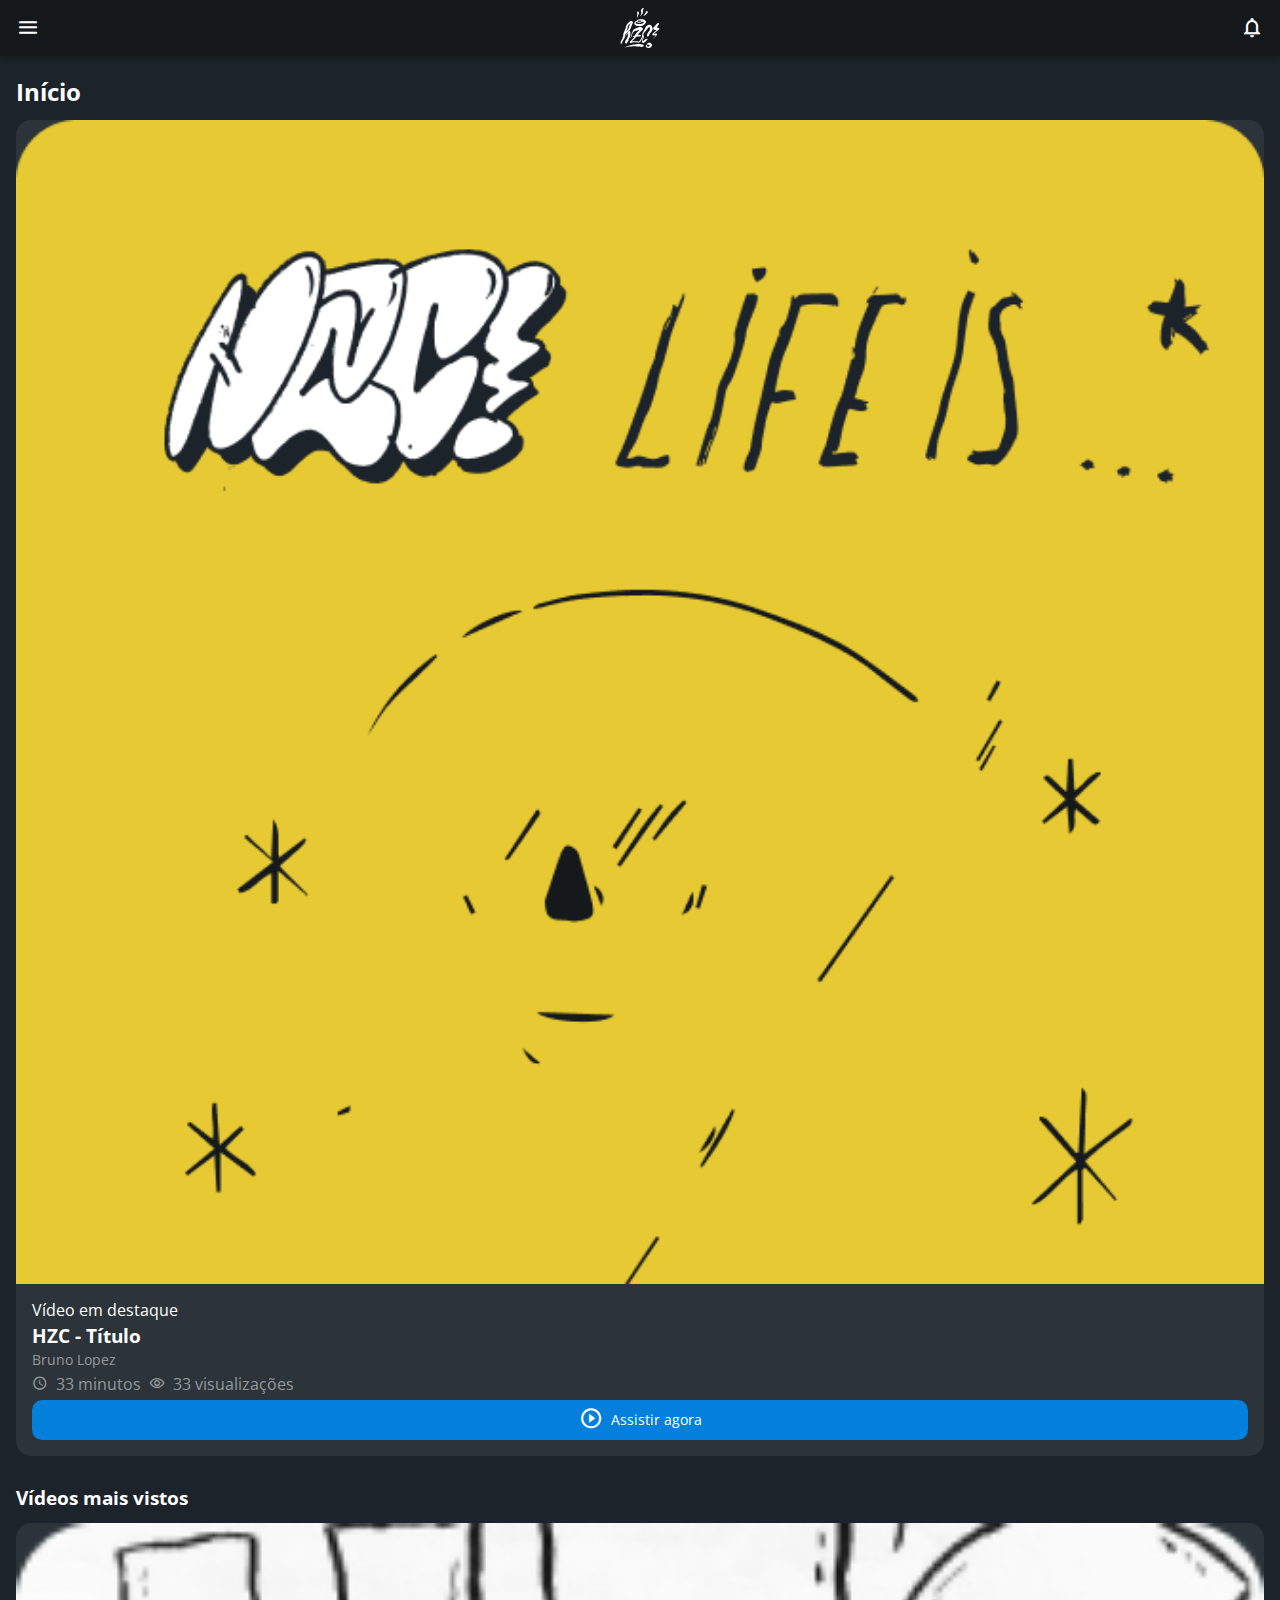
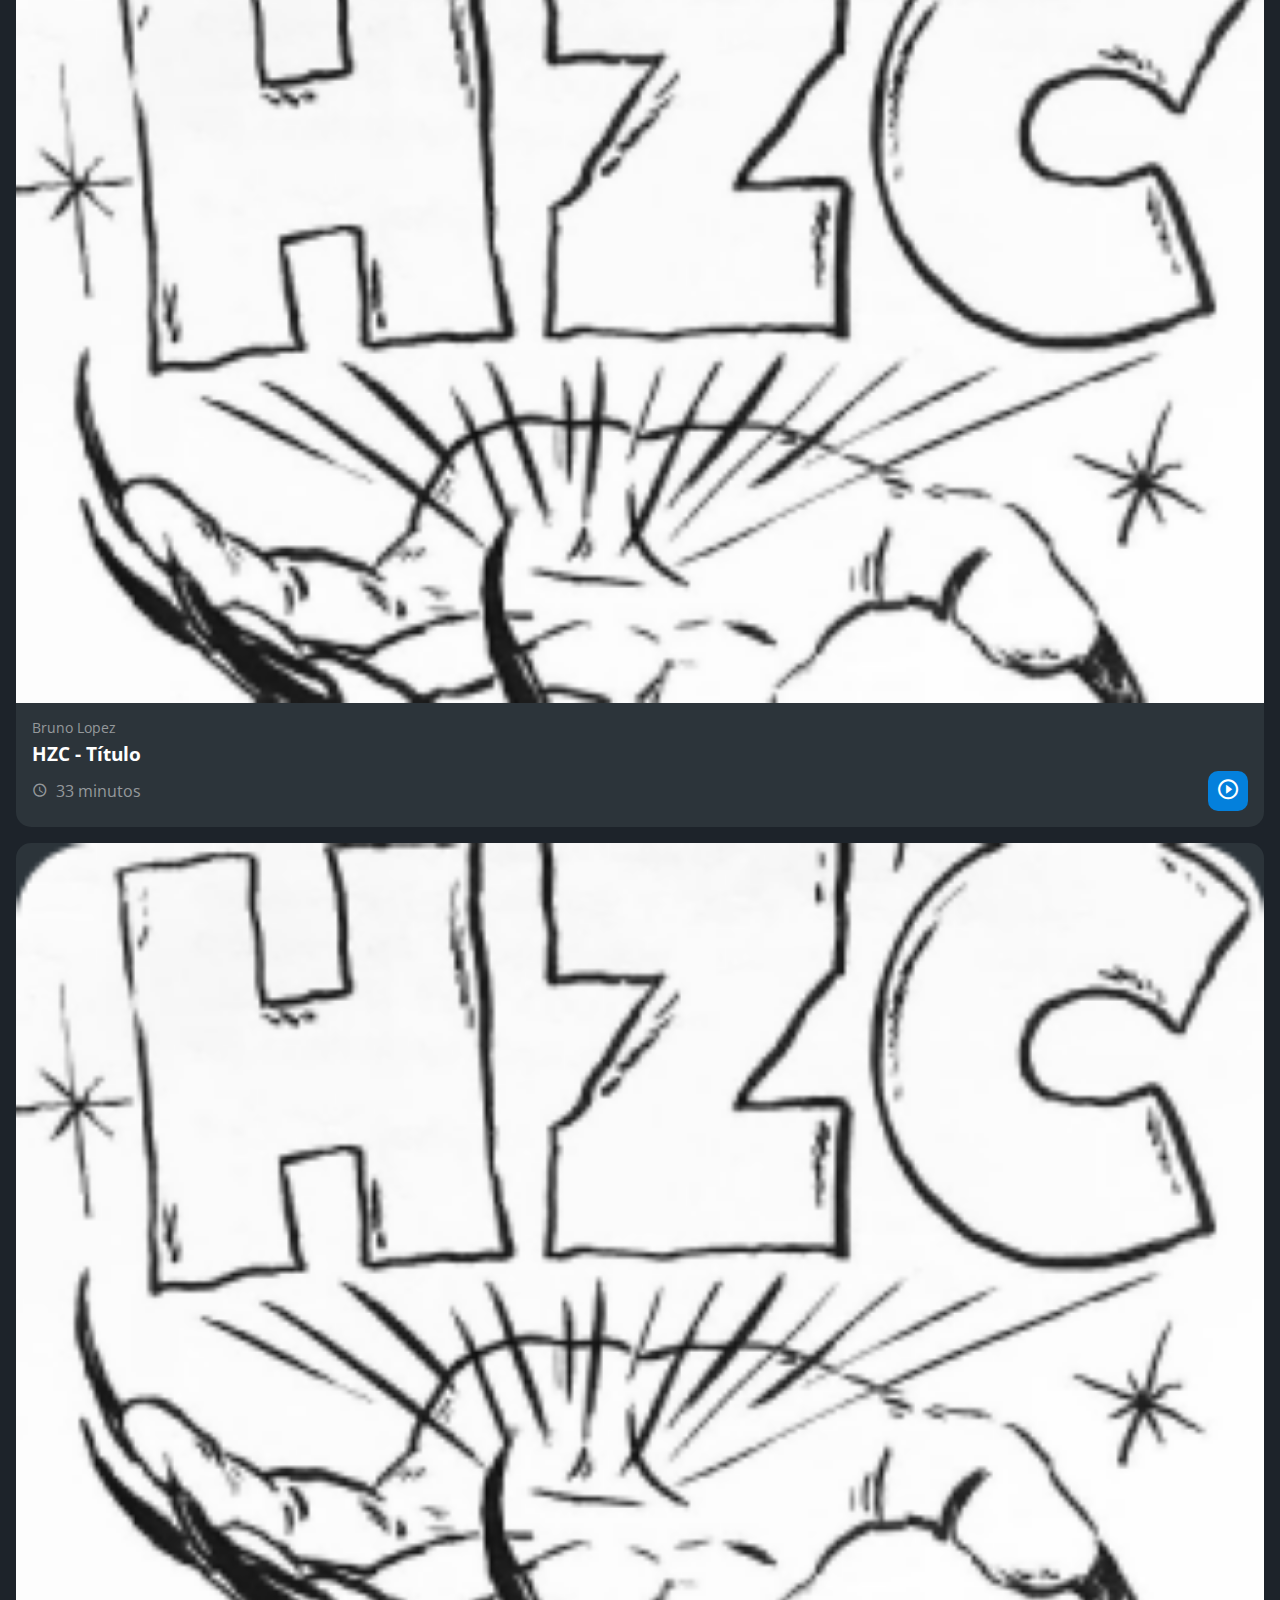
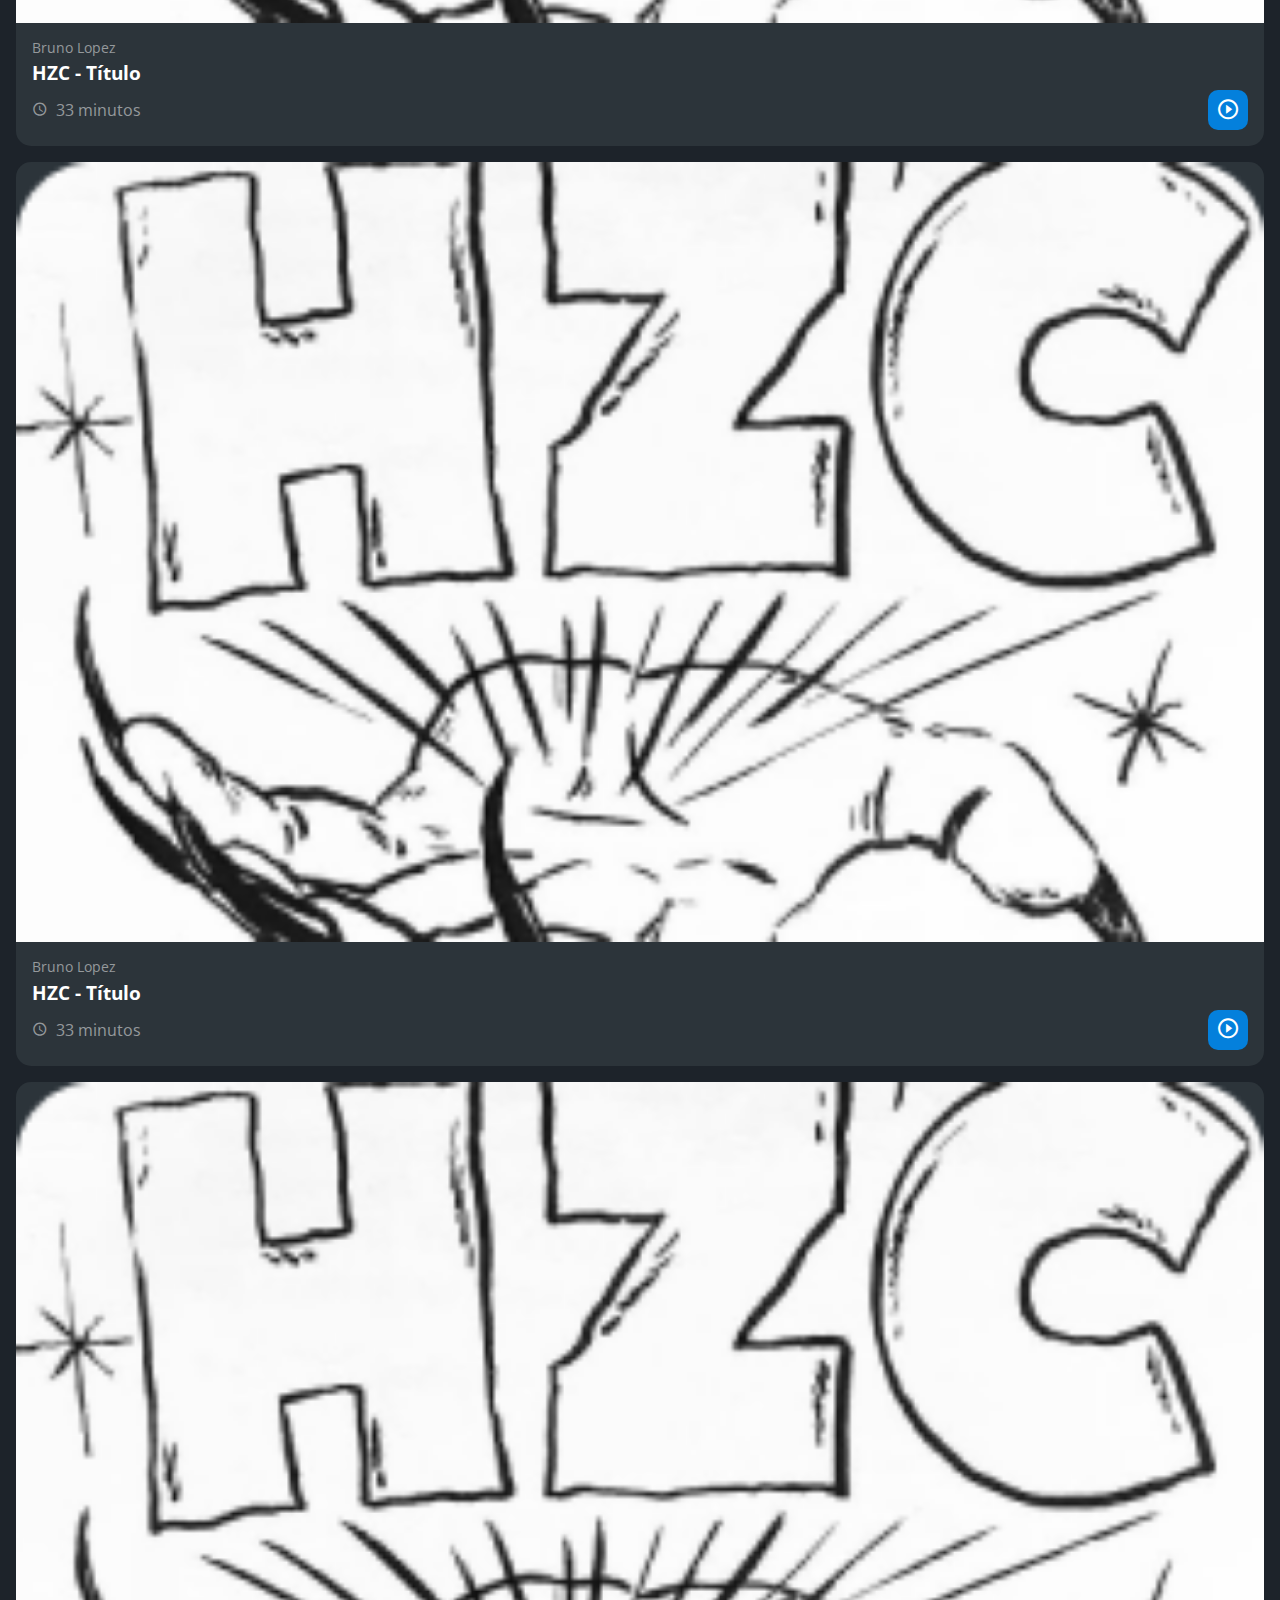
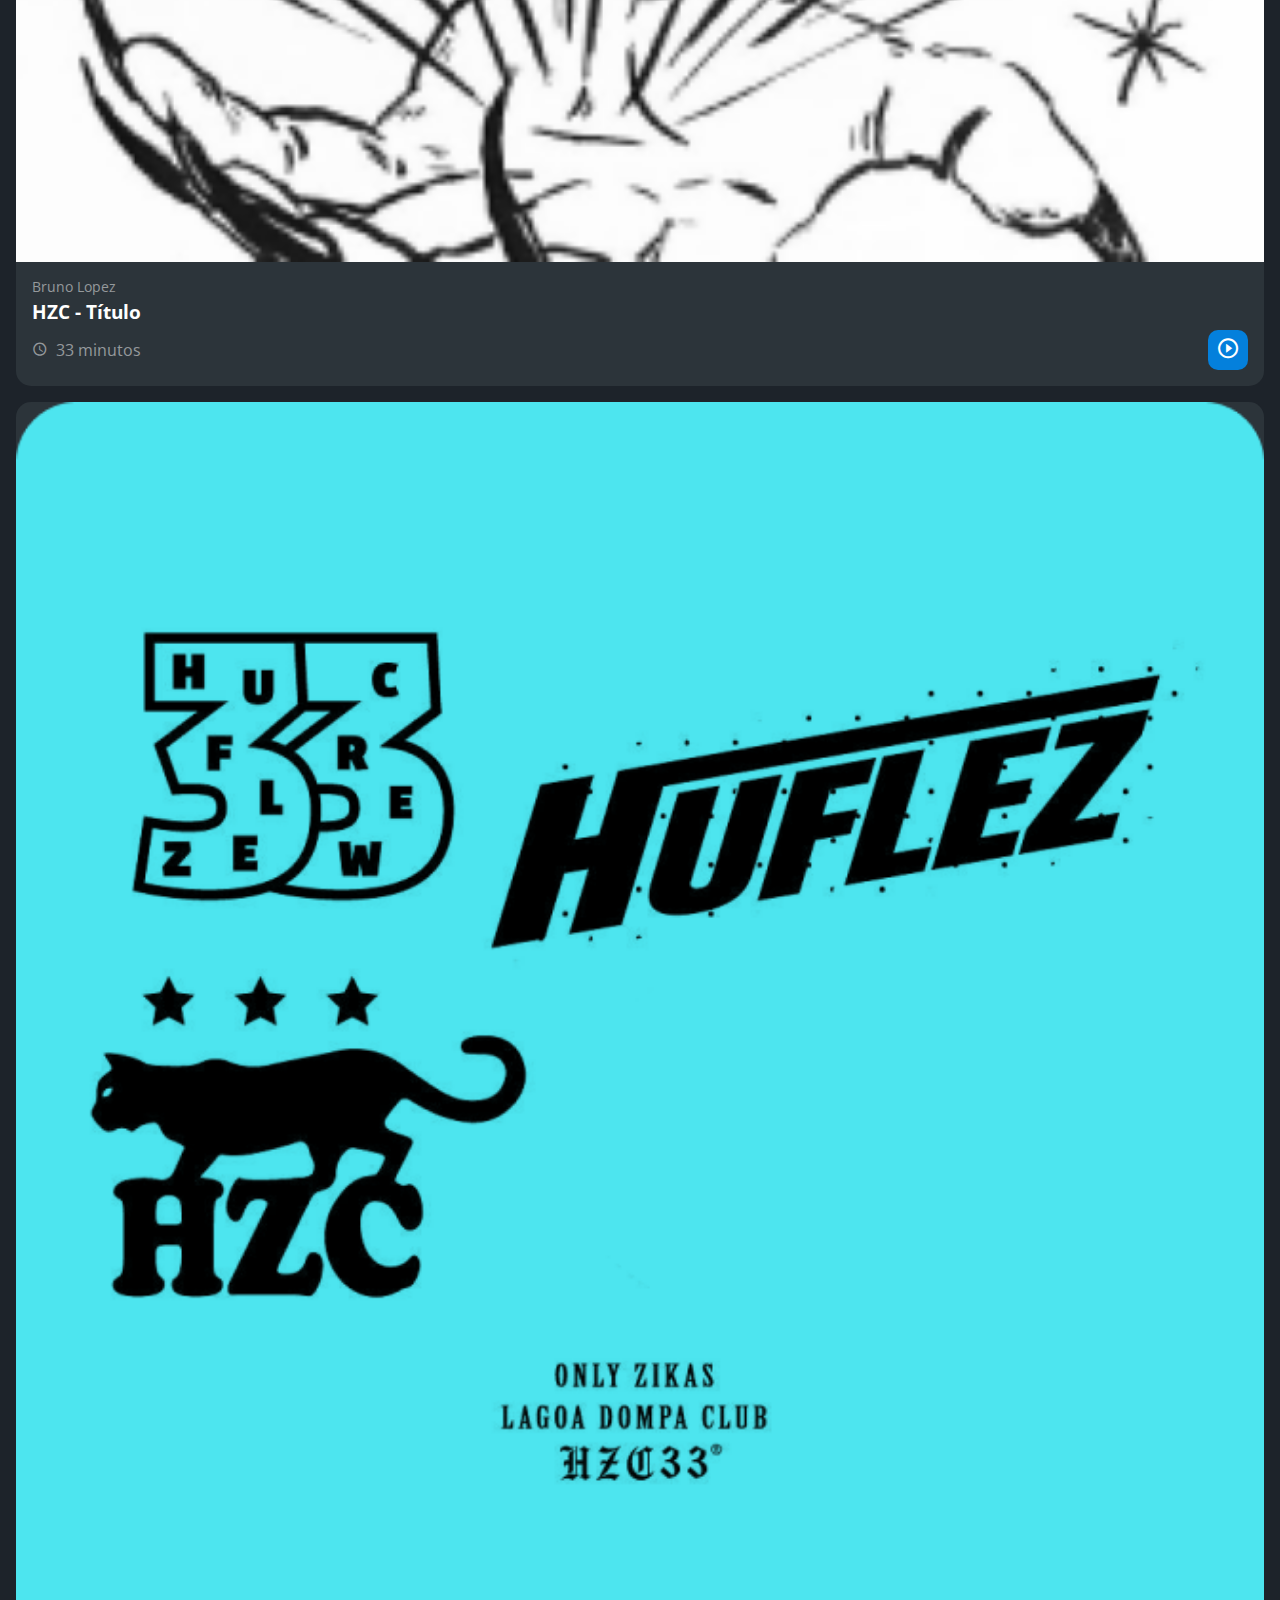
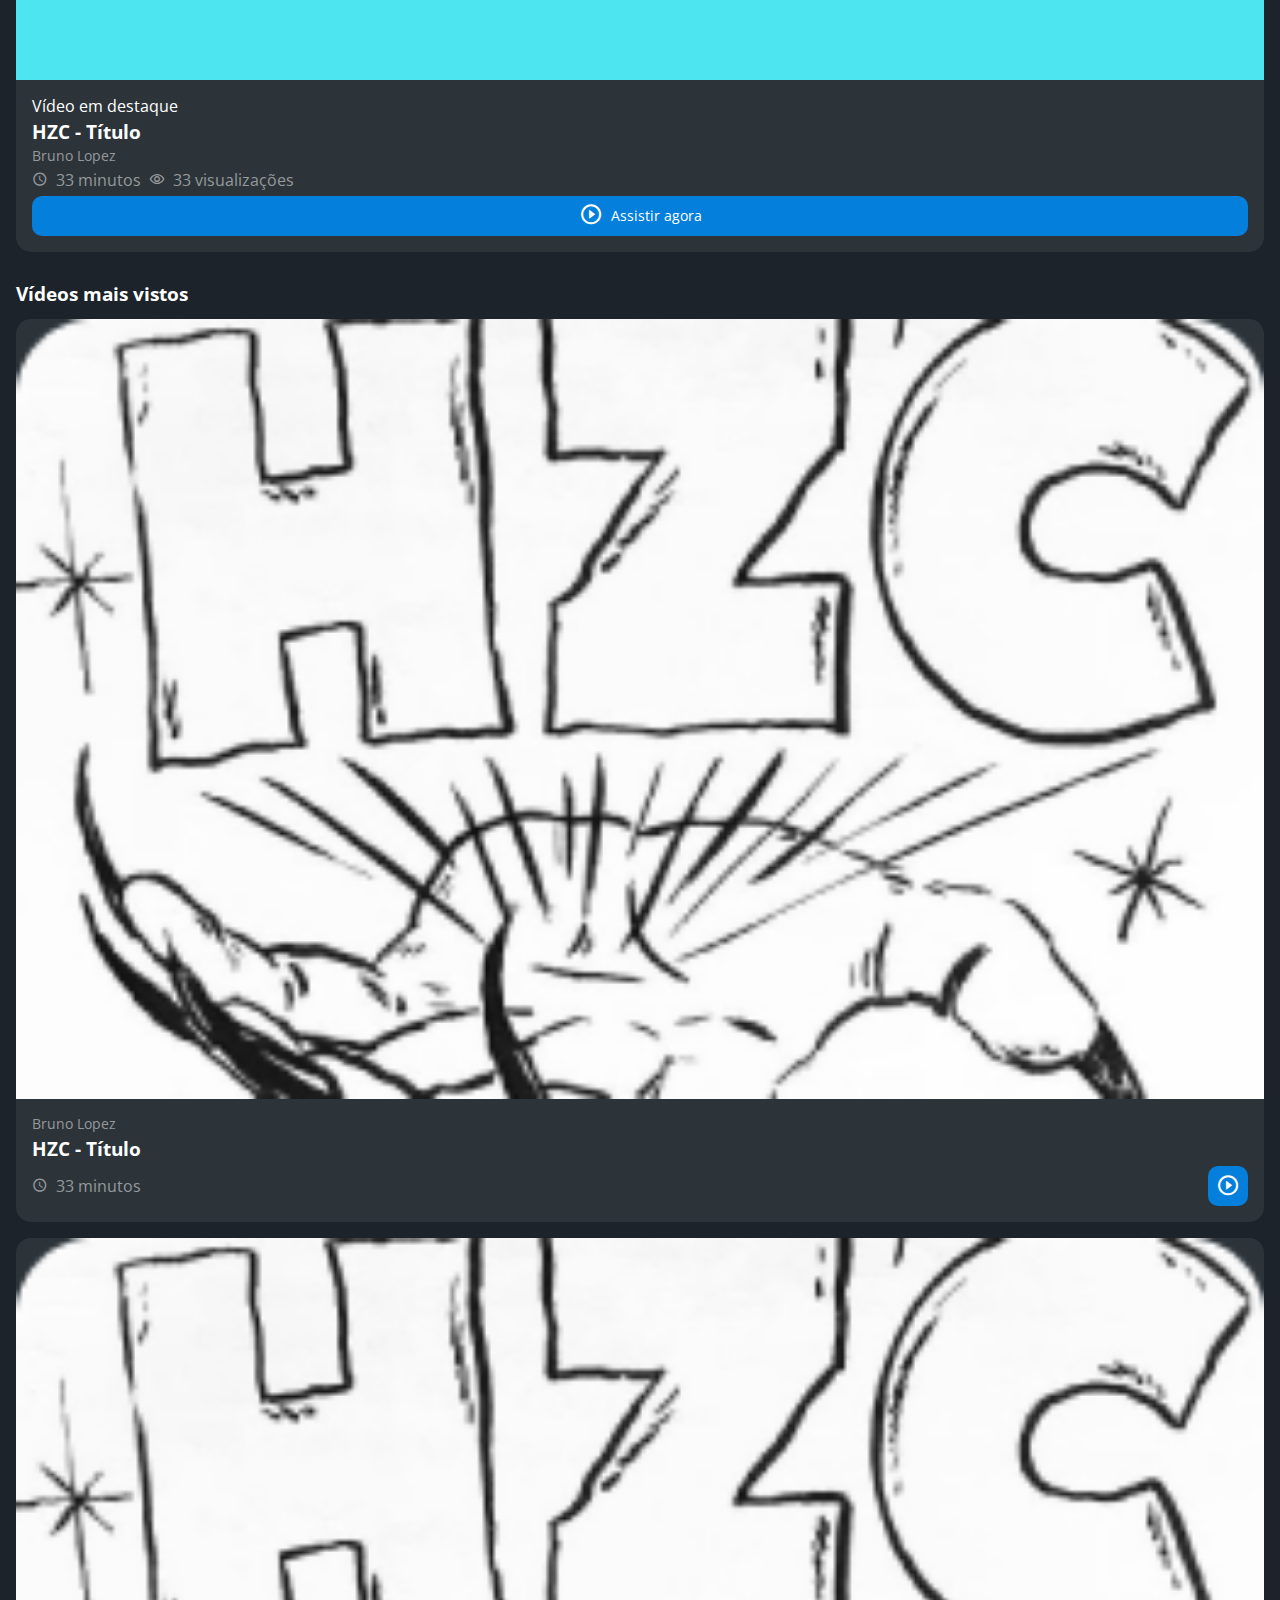
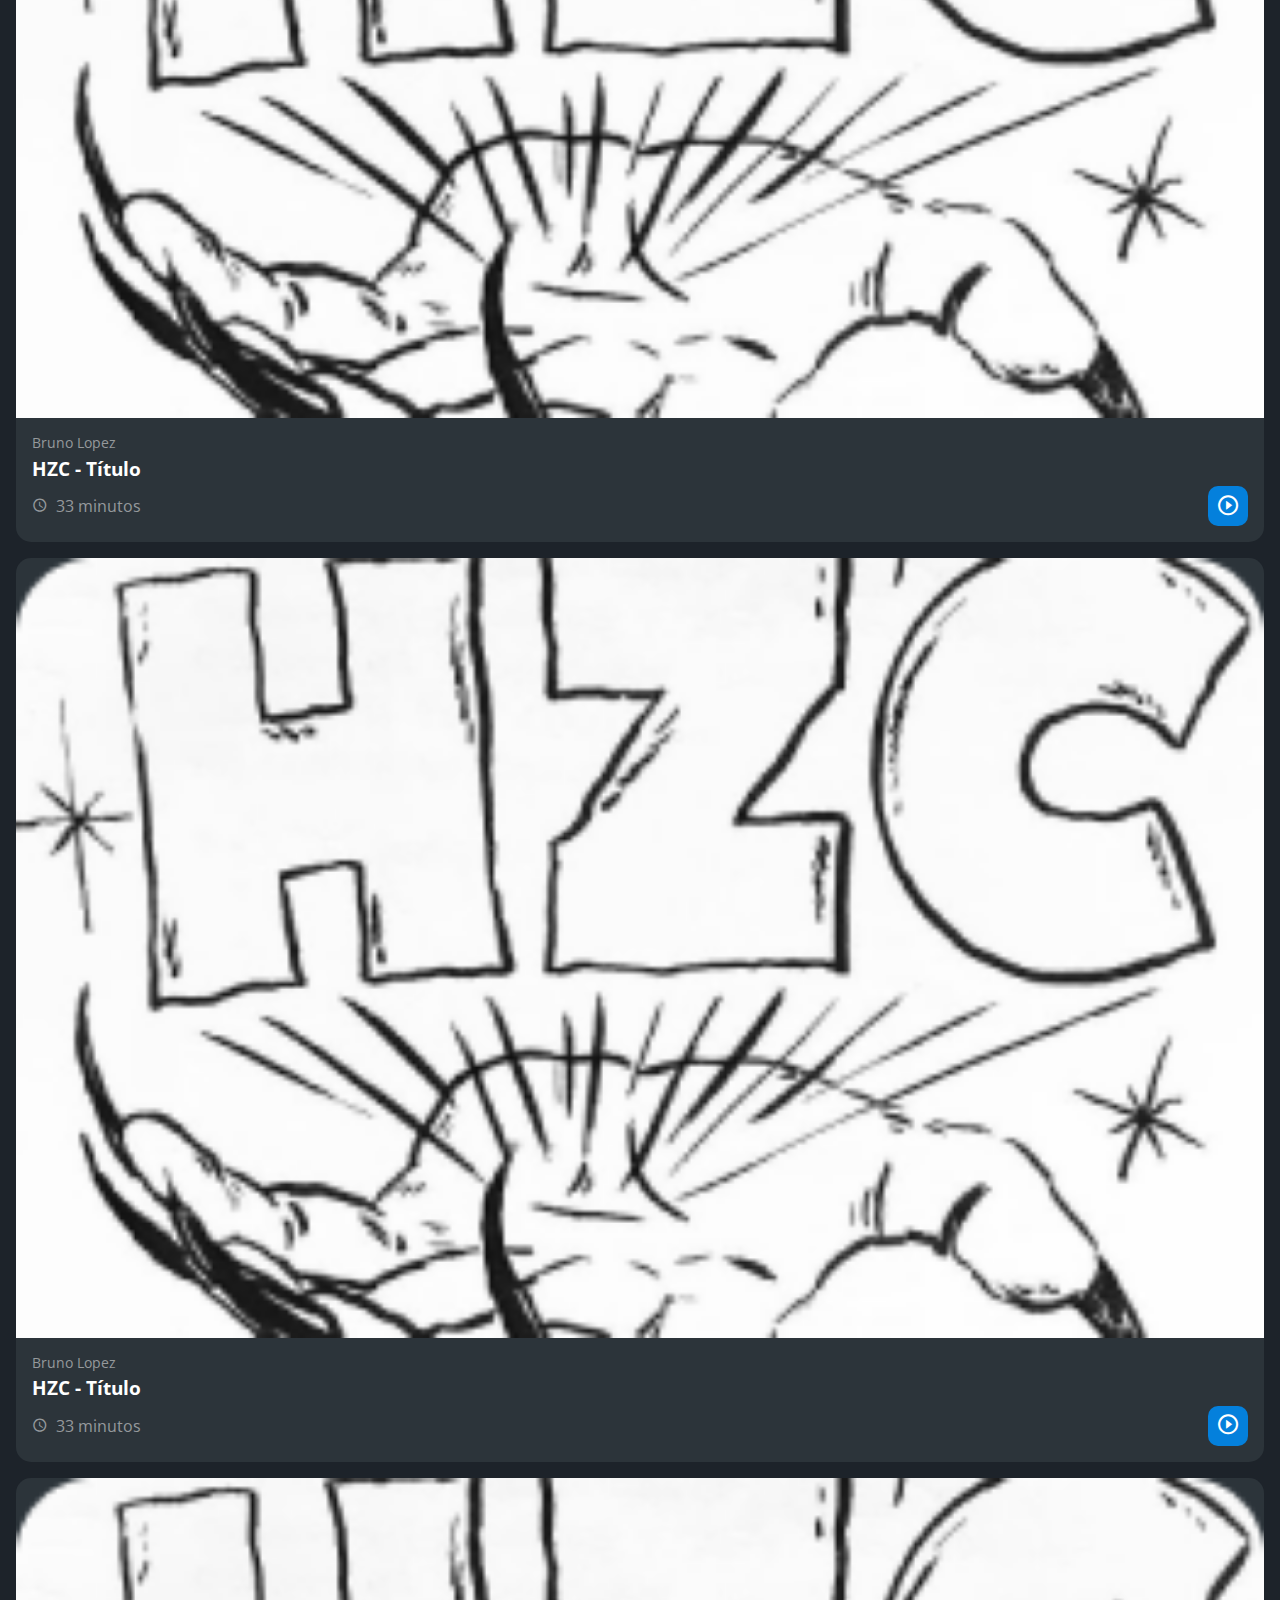
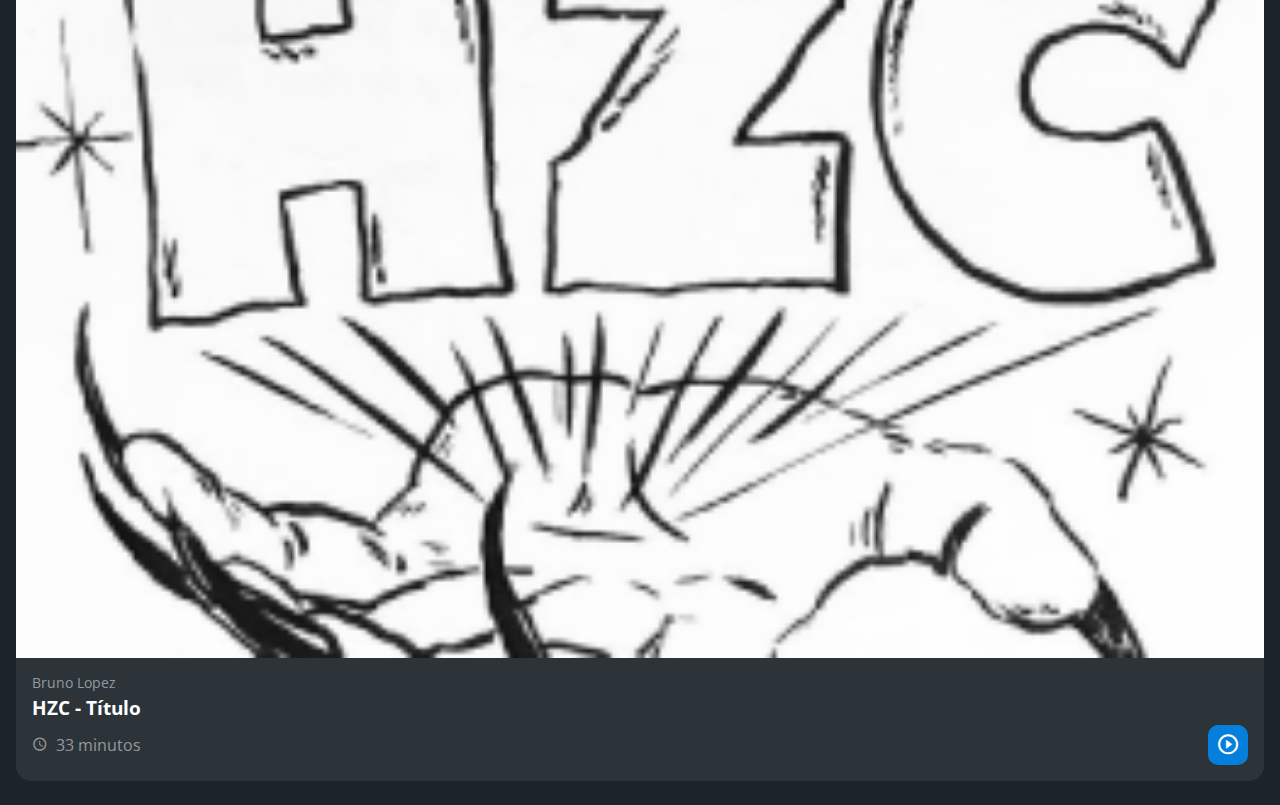
<file: CSS dispondo elementos com Flexbox e Grid/index.html>
<!DOCTYPE html>
<html lang="pt-br">
<head>
    <meta charset="UTF-8">
    <meta http-equiv="X-UA-Compatible" content="IE=edge">
    <meta name="viewport" content="width=device-width, initial-scale=1.0">
    <title>HZC | Home</title>
    <link rel="preconnect" href="https://fonts.googleapis.com">
    <link rel="preconnect" href="https://fonts.gstatic.com" crossorigin>
    <link rel="stylesheet" href="https://fonts.googleapis.com/css2?family=Open+Sans:wght@400;600;700&display=swap">
    <link rel="stylesheet" href="assets/css/reset.css">
    <link rel="stylesheet" href="assets/css/estilos.css">
</head>
<body>
    <header class="cabecalho">
        <button class="cabecalho__menu" aria-label="Menu"><i></i></button>
        <img src="assets/img/logo.svg" alt="Logotipo da HZC" class="cabecalho__logo">
        <p class="cabecalho__perfil">Bruno Lopez</p>
        <button class="cabecalho__notificacao" aria-label="Notificação"><i></i></button>
    </header>
    <nav class="menu-lateral">
        <img src="assets/img/logo.svg" alt="Logotipo da HZC" class="menu-lateral__logo">
        <a href="#" class="menu-lateral__link menu-lateral__link--inicio menu-lateral__link--ativo">Início</a>
        <a href="#" class="menu-lateral__link menu-lateral__link--videos">Vídeos</a>
        <a href="#" class="menu-lateral__link menu-lateral__link--picos">Picos</a>
        <a href="#" class="menu-lateral__link menu-lateral__link--integrantes">Integrantes</a>
        <a href="#" class="menu-lateral__link menu-lateral__link--camisas">Camisas</a>
        <a href="#" class="menu-lateral__link menu-lateral__link--pinturas">Pinturas</a>
    </nav>
    <main class="principal">
        <h2 class="titulo-pagina">Início</h2>
        <article class="cartao cartao--destaque destaque-video">
            <img src="assets/img/banner-mobile_1.png" alt="Banner do cartao" class="cartao__imagem cartao__imagem--mobile">
            <img src="assets/img/banner_1.png" alt="Banner do cartao" class="cartao__imagem cartao__imagem--desktop">
            <div class="cartao__conteudo">
                <p class="cartao__destaque">Vídeo em destaque</p>
                <h3 class="cartao__titulo">HZC - Título</h3>
                <p class="cartao__perfil">Bruno Lopez</p>
                <p class="cartao__info cartao__info--tempo">33 minutos</p>
                <p class="cartao__info cartao__info--visualizacao">33 visualizações</p>
                <button class="cartao__botao cartao__botao--play cartao__botao--destaque">Assistir agora</button>
            </div>
        </article>
        <article class="cartao cartao--recentes videos-recentes">
            <h3 class="cartao__titulo">Vídeos recentes</h3>
            <a href="#" class="cartao__link">Ver todos</a>
            <ul class="cartao__lista">
                <li class="cartao__item">
                    <img src="assets/img/miniatura_1.png" alt="Thumbnail" class="cartao__item-thumbnail">
                    <h4 class="cartao__item-titulo">HZC - Love machine</h4>
                    <p class="cartao__item-perfil">Bruno Lopez</p>
                </li>
                <li class="cartao__item">
                    <img src="assets/img/miniatura_1.png" alt="Thumbnail" class="cartao__item-thumbnail">
                    <h4 class="cartao__item-titulo">HZC - Love machine</h4>
                    <p class="cartao__item-perfil">Bruno Lopez</p>
                </li>
                <li class="cartao__item">
                    <img src="assets/img/miniatura_1.png" alt="Thumbnail" class="cartao__item-thumbnail">
                    <h4 class="cartao__item-titulo">HZC - Love machine</h4>
                    <p class="cartao__item-perfil">Bruno Lopez</p>
                </li>
                <li class="cartao__item">
                    <img src="assets/img/miniatura_1.png" alt="Thumbnail" class="cartao__item-thumbnail">
                    <h4 class="cartao__item-titulo">HZC - Love machine</h4>
                    <p class="cartao__item-perfil">Bruno Lopez</p>
                </li>
                <li class="cartao__item">
                    <img src="assets/img/miniatura_1.png" alt="Thumbnail" class="cartao__item-thumbnail">
                    <h4 class="cartao__item-titulo">HZC - Love machine</h4>
                    <p class="cartao__item-perfil">Bruno Lopez</p>
                </li>
            </ul>
        </article>
        <section class="secao secao-videos">
            <h3 class="titulo-secao">Vídeos mais vistos</h3>
            <article class="cartao">
                <img src="assets/img/video_1.png" alt="Vídeo" class="cartao__imagem">
                <div class="cartao__conteudo">
                    <p class="cartao__perfil">Bruno Lopez</p>
                    <h3 class="cartao__titulo">HZC - Título</h3>
                    <p class="cartao__info cartao__info--tempo">33 minutos</p>
                    <button class="cartao__botao cartao__botao--play" aria-label="Assistir agora"></button>
                </div>
            </article>
            <article class="cartao">
                <img src="assets/img/video_1.png" alt="Vídeo" class="cartao__imagem">
                <div class="cartao__conteudo">
                    <p class="cartao__perfil">Bruno Lopez</p>
                    <h3 class="cartao__titulo">HZC - Título</h3>
                    <p class="cartao__info cartao__info--tempo">33 minutos</p>
                    <button class="cartao__botao cartao__botao--play" aria-label="Assistir agora"></button>
                </div>
            </article>
            <article class="cartao">
                <img src="assets/img/video_1.png" alt="Vídeo" class="cartao__imagem">
                <div class="cartao__conteudo">
                    <p class="cartao__perfil">Bruno Lopez</p>
                    <h3 class="cartao__titulo">HZC - Título</h3>
                    <p class="cartao__info cartao__info--tempo">33 minutos</p>
                    <button class="cartao__botao cartao__botao--play" aria-label="Assistir agora"></button>
                </div>
            </article>
            <article class="cartao">
                <img src="assets/img/video_1.png" alt="Vídeo" class="cartao__imagem">
                <div class="cartao__conteudo">
                    <p class="cartao__perfil">Bruno Lopez</p>
                    <h3 class="cartao__titulo">HZC - Título</h3>
                    <p class="cartao__info cartao__info--tempo">33 minutos</p>
                    <button class="cartao__botao cartao__botao--play" aria-label="Assistir agora"></button>
                </div>
            </article>
        </section>
        <article class="cartao cartao--recentes produtos-recentes">
            <h3 class="cartao__titulo">Vídeos recentes</h3>
            <a href="#" class="cartao__link">Ver todos</a>
            <ul class="cartao__lista">
                <li class="cartao__item">
                    <img src="assets/img/miniatura_1.png" alt="Thumbnail" class="cartao__item-thumbnail">
                    <h4 class="cartao__item-titulo">HZC - Love machine</h4>
                    <p class="cartao__item-perfil">Bruno Lopez</p>
                </li>
                <li class="cartao__item">
                    <img src="assets/img/miniatura_1.png" alt="Thumbnail" class="cartao__item-thumbnail">
                    <h4 class="cartao__item-titulo">HZC - Love machine</h4>
                    <p class="cartao__item-perfil">Bruno Lopez</p>
                </li>
                <li class="cartao__item">
                    <img src="assets/img/miniatura_1.png" alt="Thumbnail" class="cartao__item-thumbnail">
                    <h4 class="cartao__item-titulo">HZC - Love machine</h4>
                    <p class="cartao__item-perfil">Bruno Lopez</p>
                </li>
                <li class="cartao__item">
                    <img src="assets/img/miniatura_1.png" alt="Thumbnail" class="cartao__item-thumbnail">
                    <h4 class="cartao__item-titulo">HZC - Love machine</h4>
                    <p class="cartao__item-perfil">Bruno Lopez</p>
                </li>
                <li class="cartao__item">
                    <img src="assets/img/miniatura_1.png" alt="Thumbnail" class="cartao__item-thumbnail">
                    <h4 class="cartao__item-titulo">HZC - Love machine</h4>
                    <p class="cartao__item-perfil">Bruno Lopez</p>
                </li>
            </ul>
        </article>
        <article class="cartao cartao--destaque destaque-produtos">
            <img src="assets/img/banner-mobile_2.png" alt="Banner do cartao" class="cartao__imagem cartao__imagem--mobile">
            <img src="assets/img/banner_2.png" alt="Banner do cartao" class="cartao__imagem cartao__imagem--desktop">
            <div class="cartao__conteudo">
                <p class="cartao__destaque">Vídeo em destaque</p>
                <h3 class="cartao__titulo">HZC - Título</h3>
                <p class="cartao__perfil">Bruno Lopez</p>
                <p class="cartao__info cartao__info--tempo">33 minutos</p>
                <p class="cartao__info cartao__info--visualizacao">33 visualizações</p>
                <button class="cartao__botao cartao__botao--play cartao__botao--destaque">Assistir agora</button>
            </div>
        </article>
        <section class="secao secao-produtos">
            <h3 class="titulo-secao">Vídeos mais vistos</h3>
            <article class="cartao">
                <img src="assets/img/video_1.png" alt="Vídeo" class="cartao__imagem">
                <div class="cartao__conteudo">
                    <p class="cartao__perfil">Bruno Lopez</p>
                    <h3 class="cartao__titulo">HZC - Título</h3>
                    <p class="cartao__info cartao__info--tempo">33 minutos</p>
                    <button class="cartao__botao cartao__botao--play" aria-label="Assistir agora"></button>
                </div>
            </article>
            <article class="cartao">
                <img src="assets/img/video_1.png" alt="Vídeo" class="cartao__imagem">
                <div class="cartao__conteudo">
                    <p class="cartao__perfil">Bruno Lopez</p>
                    <h3 class="cartao__titulo">HZC - Título</h3>
                    <p class="cartao__info cartao__info--tempo">33 minutos</p>
                    <button class="cartao__botao cartao__botao--play" aria-label="Assistir agora"></button>
                </div>
            </article>
            <article class="cartao">
                <img src="assets/img/video_1.png" alt="Vídeo" class="cartao__imagem">
                <div class="cartao__conteudo">
                    <p class="cartao__perfil">Bruno Lopez</p>
                    <h3 class="cartao__titulo">HZC - Título</h3>
                    <p class="cartao__info cartao__info--tempo">33 minutos</p>
                    <button class="cartao__botao cartao__botao--play" aria-label="Assistir agora"></button>
                </div>
            </article>
            <article class="cartao">
                <img src="assets/img/video_1.png" alt="Vídeo" class="cartao__imagem">
                <div class="cartao__conteudo">
                    <p class="cartao__perfil">Bruno Lopez</p>
                    <h3 class="cartao__titulo">HZC - Título</h3>
                    <p class="cartao__info cartao__info--tempo">33 minutos</p>
                    <button class="cartao__botao cartao__botao--play" aria-label="Assistir agora"></button>
                </div>
            </article>
        </section>
    </main>
    <script src="index.js"></script>
</body>
</html>
</file>
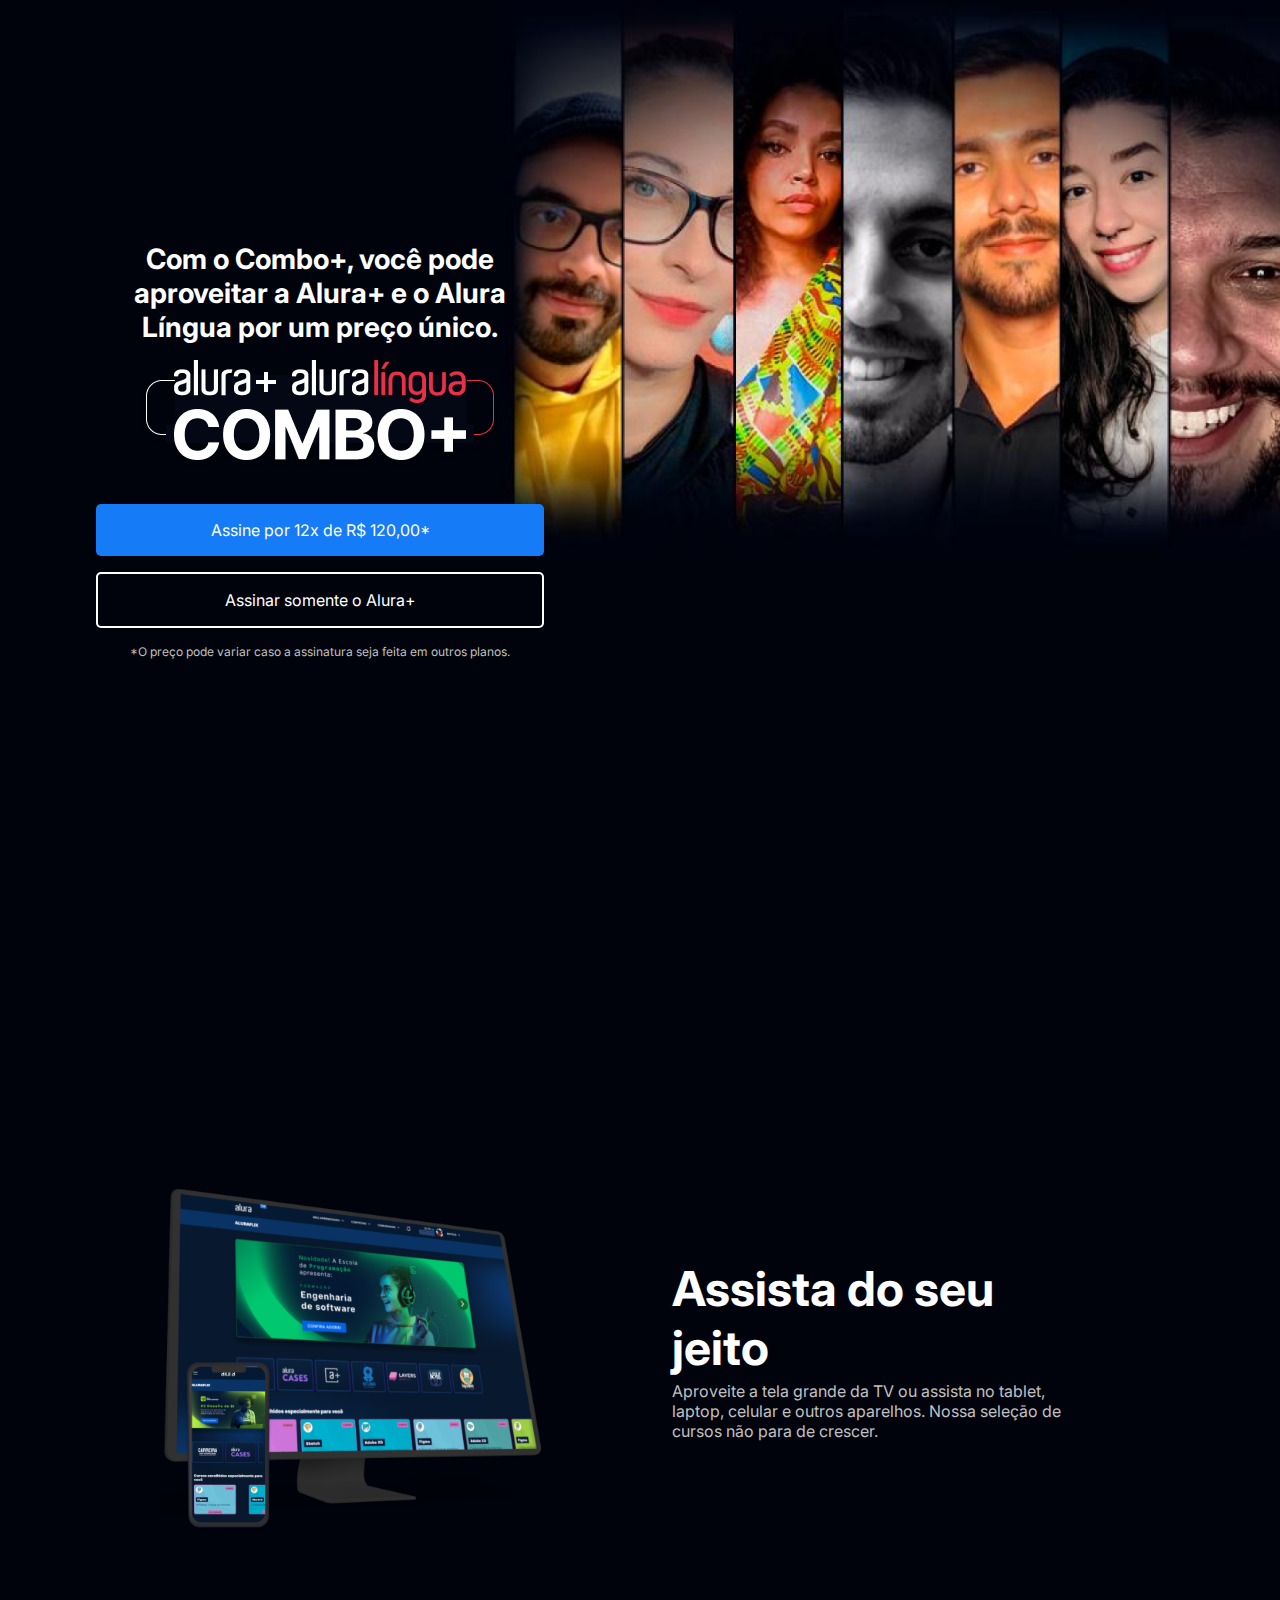
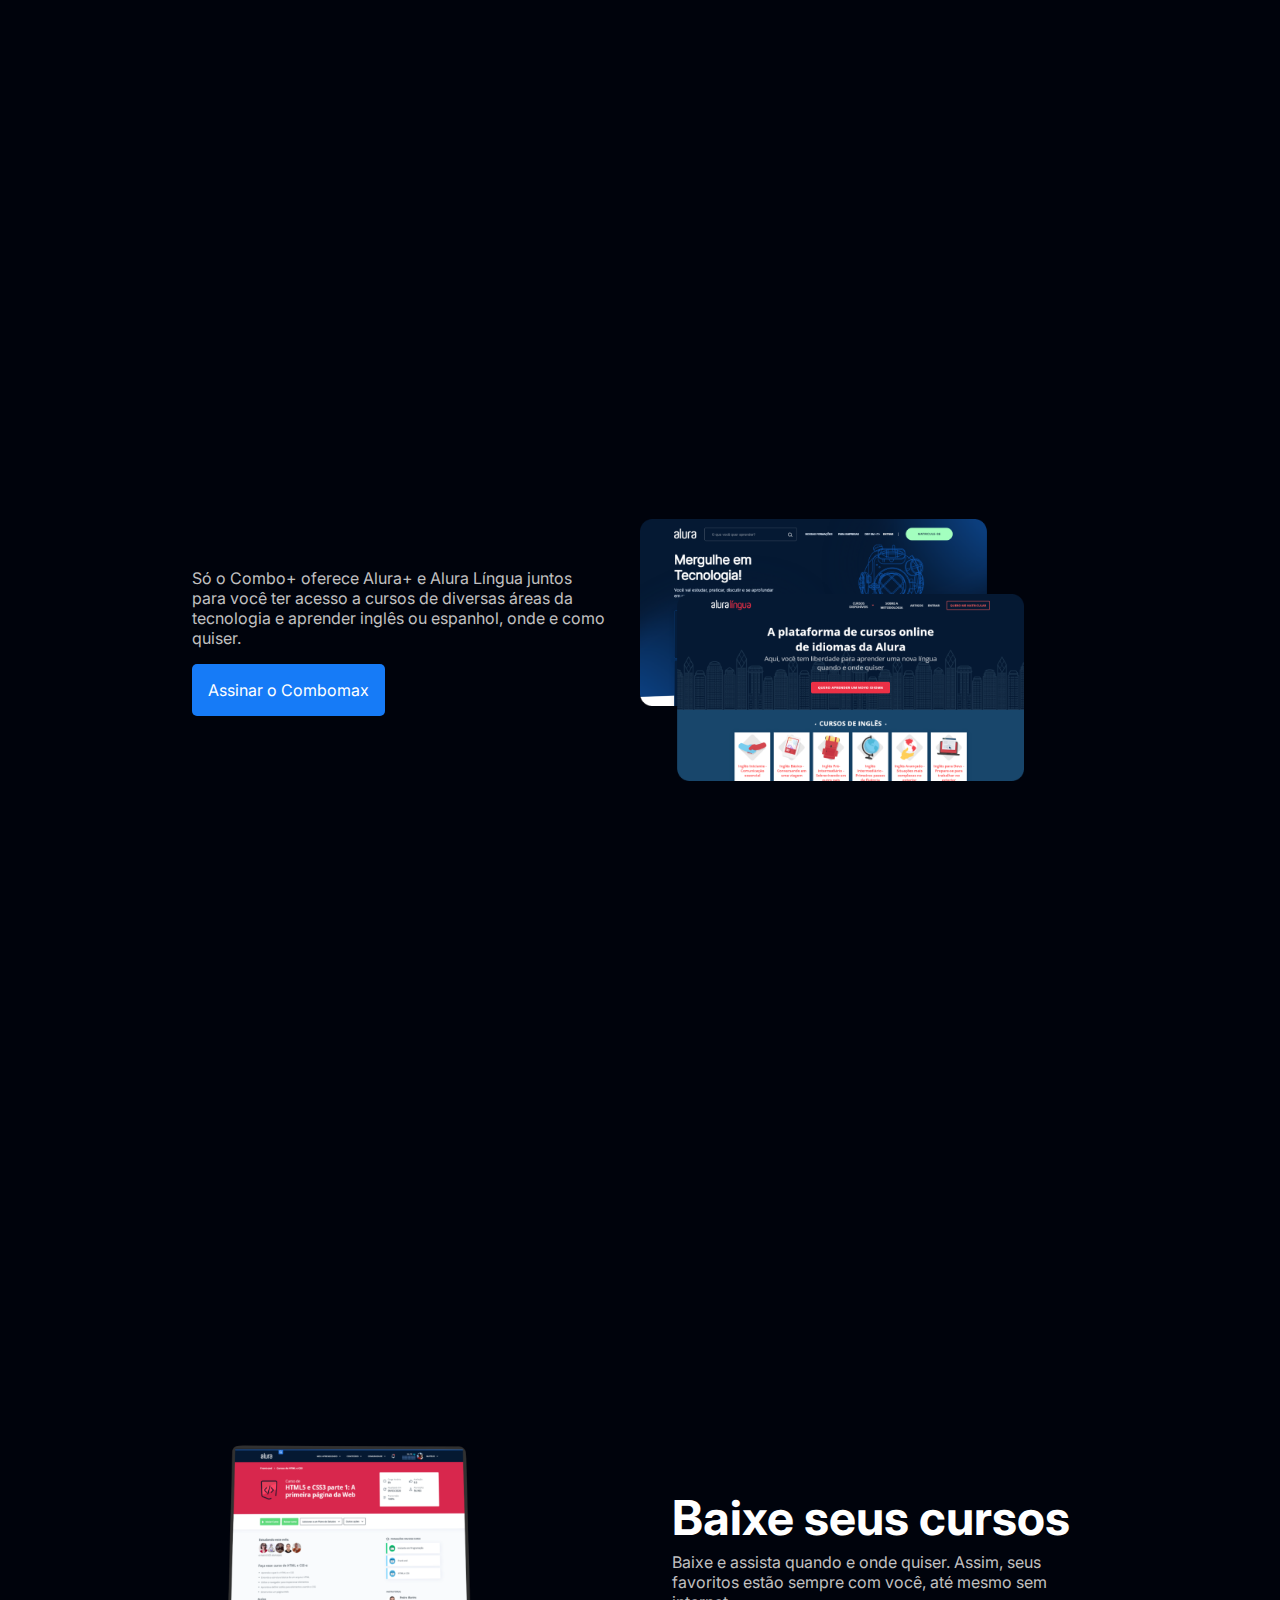
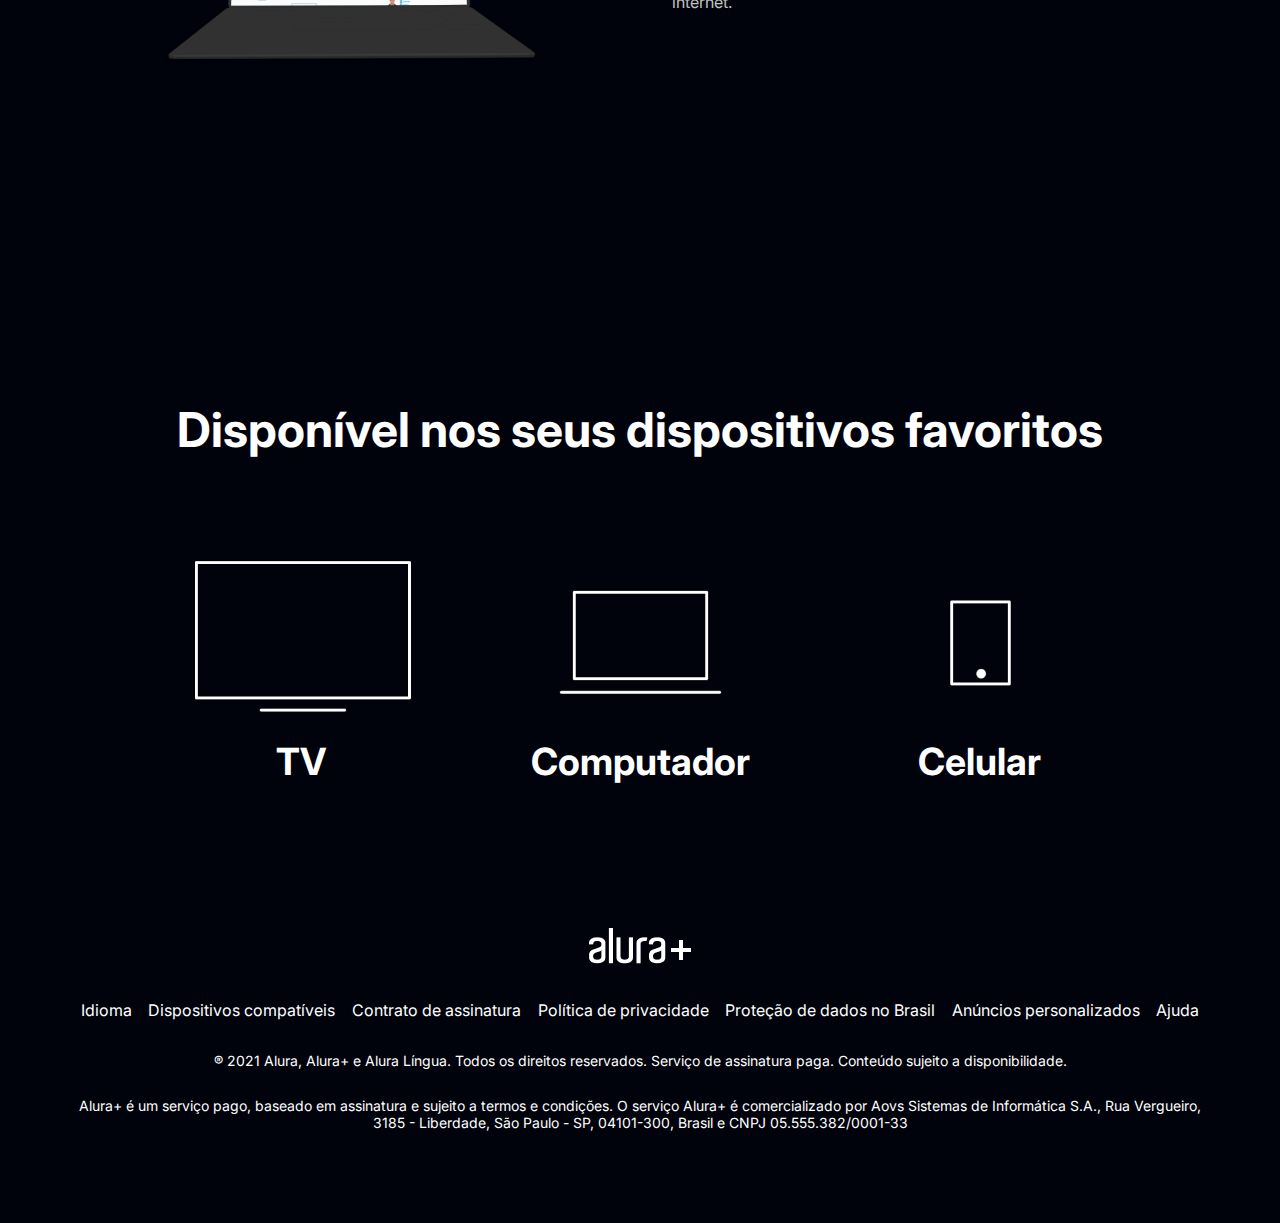
<file: HTML E CSS - Praticando HTML-CSS/index.html>
<!DOCTYPE html>
<html lang="pt-BR">
  <head>
    <meta charset="UTF-8" />
    <meta http-equiv="X-UA-Compatible" content="IE=edge" />
    <meta name="viewport" content="width=device-width, initial-scale=1.0" />
    <title>Document</title>
    <link rel="stylesheet" href="styles.css" />
    <link rel="preconnect" href="https://fonts.googleapis.com" />
    <link rel="preconnect" href="https://fonts.gstatic.com" crossorigin />
    <link
      href="https://fonts.googleapis.com/css2?family=Inter:wght@400;700&display=swap"
      rel="stylesheet"
    />
  </head>
  <body>
    <section class="container principal">
      <div class="container__caixa">
        <h1 class="container__titulo">
          Com o Combo+, você pode aproveitar a Alura+ e o Alura Língua por um
          preço único.
        </h1>
        <img
          src="img/Combo.png"
          alt="O combo mais é a junção do alura+ e o alura língua"
          class="container__imagem"
        />
        <a href="www.alura.com.br" class="container__botao"
          >Assine por 12x de R$ 120,00*</a
        >
        <a href="www.alura.com.br" class="container__botao botao_secundario"
          >Assinar somente o Alura+</a
        >
        <p class="container__aviso">
          *O preço pode variar caso a assinatura seja feita em outros planos.
        </p>
      </div>
    </section>

    <section class="container secundario">
      <img
        src="img/Plataformas.png"
        alt="Um monitor e um celular com o alura plus aberto"
        class="secundario__imagem"
      />
      <div class="container__descricao">
        <h2 class="descricao__titulo">Assista do seu jeito</h2>
        <p class="descricao__texto">
          Aproveite a tela grande da TV ou assista no tablet, laptop, celular e
          outros aparelhos. Nossa seleção de cursos não para de crescer.
        </p>
      </div>
    </section>

    <section class="container secundario">
      <div class="container__descricao">
        <p class="descricao__texto">
          Só o Combo+ oferece Alura+ e Alura Língua juntos para você ter acesso
          a cursos de diversas áreas da tecnologia e aprender inglês ou
          espanhol, onde e como quiser.
        </p>
        <a href="www.alura.com.br" class="container__botao secundario__botao"
          >Assinar o Combomax</a
        >
      </div>
      <img
        src="img/Telas.png"
        alt="Tela da alura plus e do alura língua"
        class="secundario__imagem"
      />
    </section>

    <section class="container secundario">
      <img
        src="img/Notebook.png"
        alt="Tela de cursos da alura"
        class="secundario__imagem"
      />
      <div class="container__descricao">
        <h2 class="descricao__titulo">Baixe seus cursos</h2>
        <p class="descricao__texto">
          Baixe e assista quando e onde quiser. Assim, seus favoritos estão
          sempre com você, até mesmo sem internet.
        </p>
      </div>
    </section>

    <section class="dispositivos">
      <h2 class="dispositivos__titulo">
        Disponível nos seus dispositivos favoritos
      </h2>
      <ul class="dispositivos__lista">
        <li class="lista__item">
          <img src="img/tv.png" alt="ícone de televisão" />
          <h3>TV</h3>
        </li>
        <li class="lista__item">
          <img src="img/computador.png" alt="ícone de computador" />
          <h3>Computador</h3>
        </li>
        <li class="lista__item">
          <img src="img/celular.png" alt="" />
          <h3>Celular</h3>
        </li>
      </ul>
    </section>

    <footer class="rodape">
      <img src="img/Logo.png" alt="Alura+" class="rodape__logo" />
      <ul class="rodape__lista">
        <li class="lista__link">
          <a href="#">Idioma</a>
        </li>
        <li class="lista__link">
          <a href="#">Dispositivos compatíveis</a>
        </li>
        <li class="lista__link">
          <a href="#">Contrato de assinatura</a>
        </li>
        <li class="lista__link">
          <a href="#">Política de privacidade</a>
        </li>
        <li class="lista__link">
          <a href="#">Proteção de dados no Brasil</a>
        </li>
        <li class="lista__link">
          <a href="#">Anúncios personalizados</a>
        </li>
        <li class="lista__link">
          <a href="#">Ajuda</a>
        </li>
      </ul>
      <p class="rodape__texto">
        ® 2021 Alura, Alura+ e Alura Língua. Todos os direitos reservados.
        Serviço de assinatura paga. Conteúdo sujeito a disponibilidade.
      </p>
      <p class="rodape__texto">
        Alura+ é um serviço pago, baseado em assinatura e sujeito a termos e
        condições. O serviço Alura+ é comercializado por Aovs Sistemas de
        Informática S.A., Rua Vergueiro, 3185 - Liberdade, São Paulo - SP,
        04101-300, Brasil e CNPJ 05.555.382/0001-33
      </p>
    </footer>
  </body>
</html>
</file>
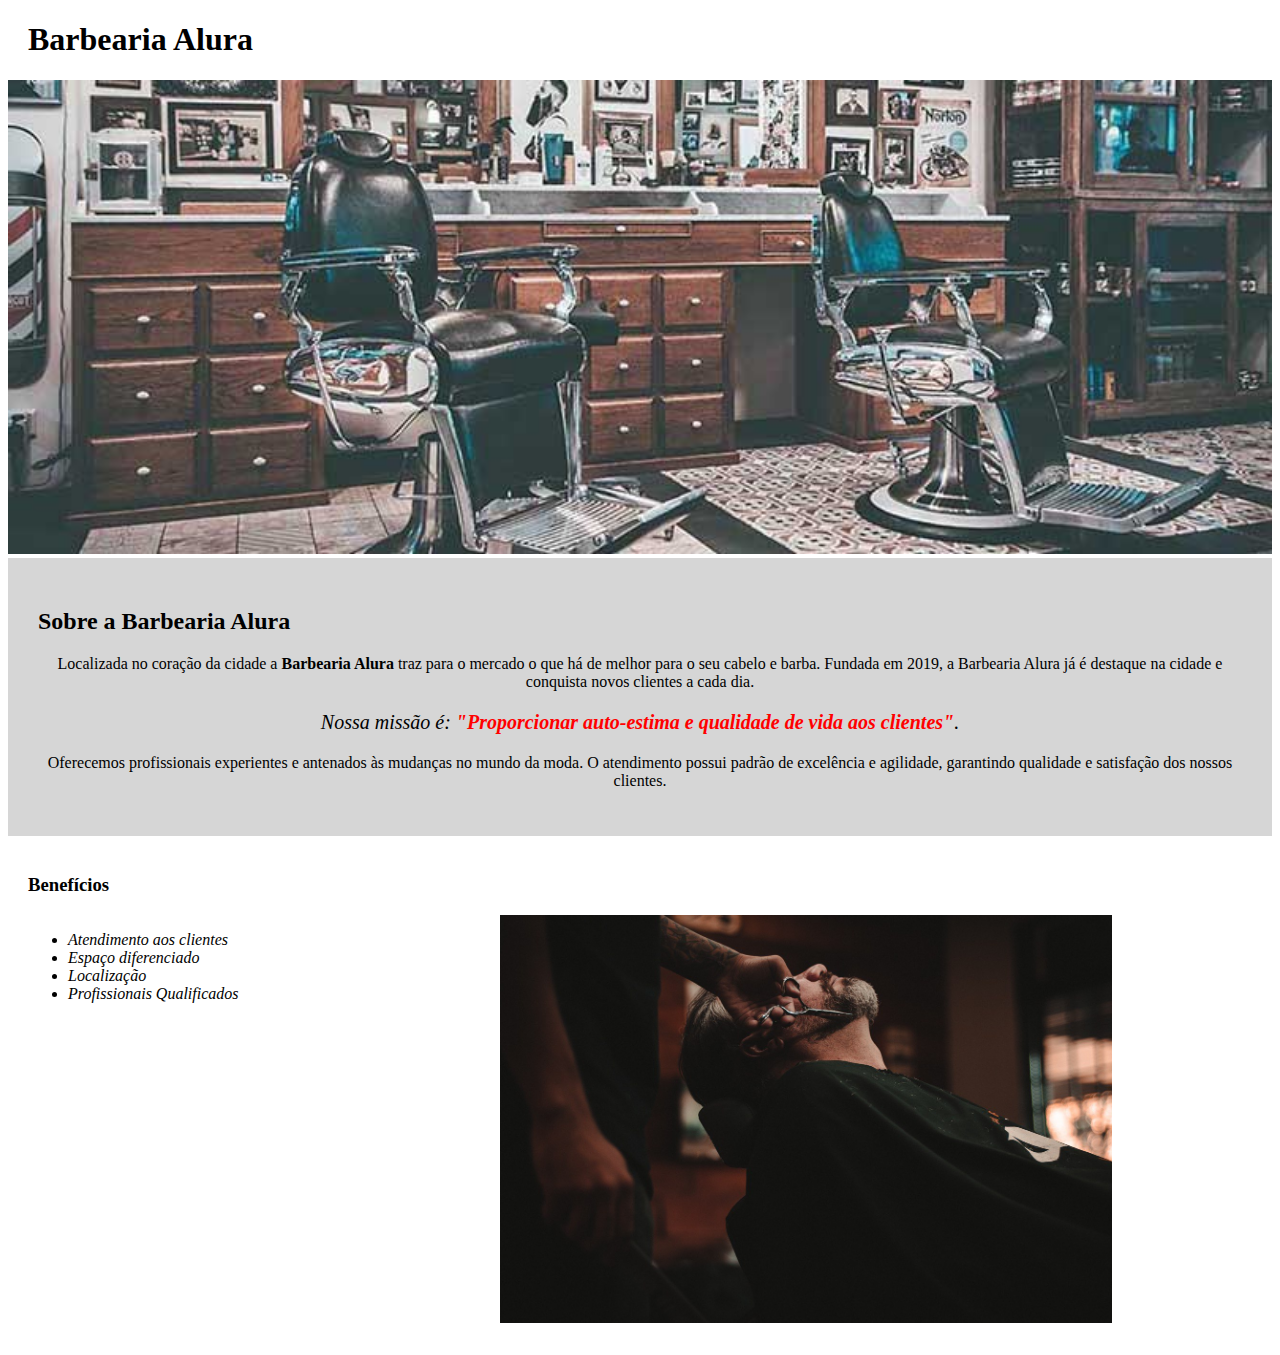
<file: HTML5 e CSS3 - 01/index.html>
<!DOCTYPE html>
<html lang="pt-br">
  <head>
    <meta charset="UTF-8" />
    <title>Barbearia ALura</title>
    <link rel="stylesheet" href="style.css" />
  </head>
  <body>
    <header><h1 class="titulo-principal">Barbearia Alura</h1></header>

    <img id="banner" src="./banner.jpg" alt="banner" />

    <div class="principal">
      <h2 class="titule-centralizado">Sobre a Barbearia Alura</h2>

      <p>
        Localizada no coração da cidade a <strong>Barbearia Alura</strong> traz
        para o mercado o que há de melhor para o seu cabelo e barba. Fundada em
        2019, a Barbearia Alura já é destaque na cidade e conquista novos
        clientes a cada dia.
      </p>

      <p id="missao">
        <em
          >Nossa missão é:
          <strong
            >"Proporcionar auto-estima e qualidade de vida aos clientes"</strong
          >.</em
        >
      </p>

      <p>
        Oferecemos profissionais experientes e antenados às mudanças no mundo da
        moda. O atendimento possui padrão de excelência e agilidade, garantindo
        qualidade e satisfação dos nossos clientes.
      </p>
    </div>

    <div class="beneficios">
      <h3 class="titule-centralizado">Benefícios</h3>

      <ul>
        <li class="itens">Atendimento aos clientes</li>
        <li class="itens">Espaço diferenciado</li>
        <li class="itens">Localização</li>
        <li class="itens">Profissionais Qualificados</li>
      </ul>

      <img src="beneficios.jpg" alt="beneficios" class="imagem-beneficios" />
    </div>
  </body>
</html>
</file>
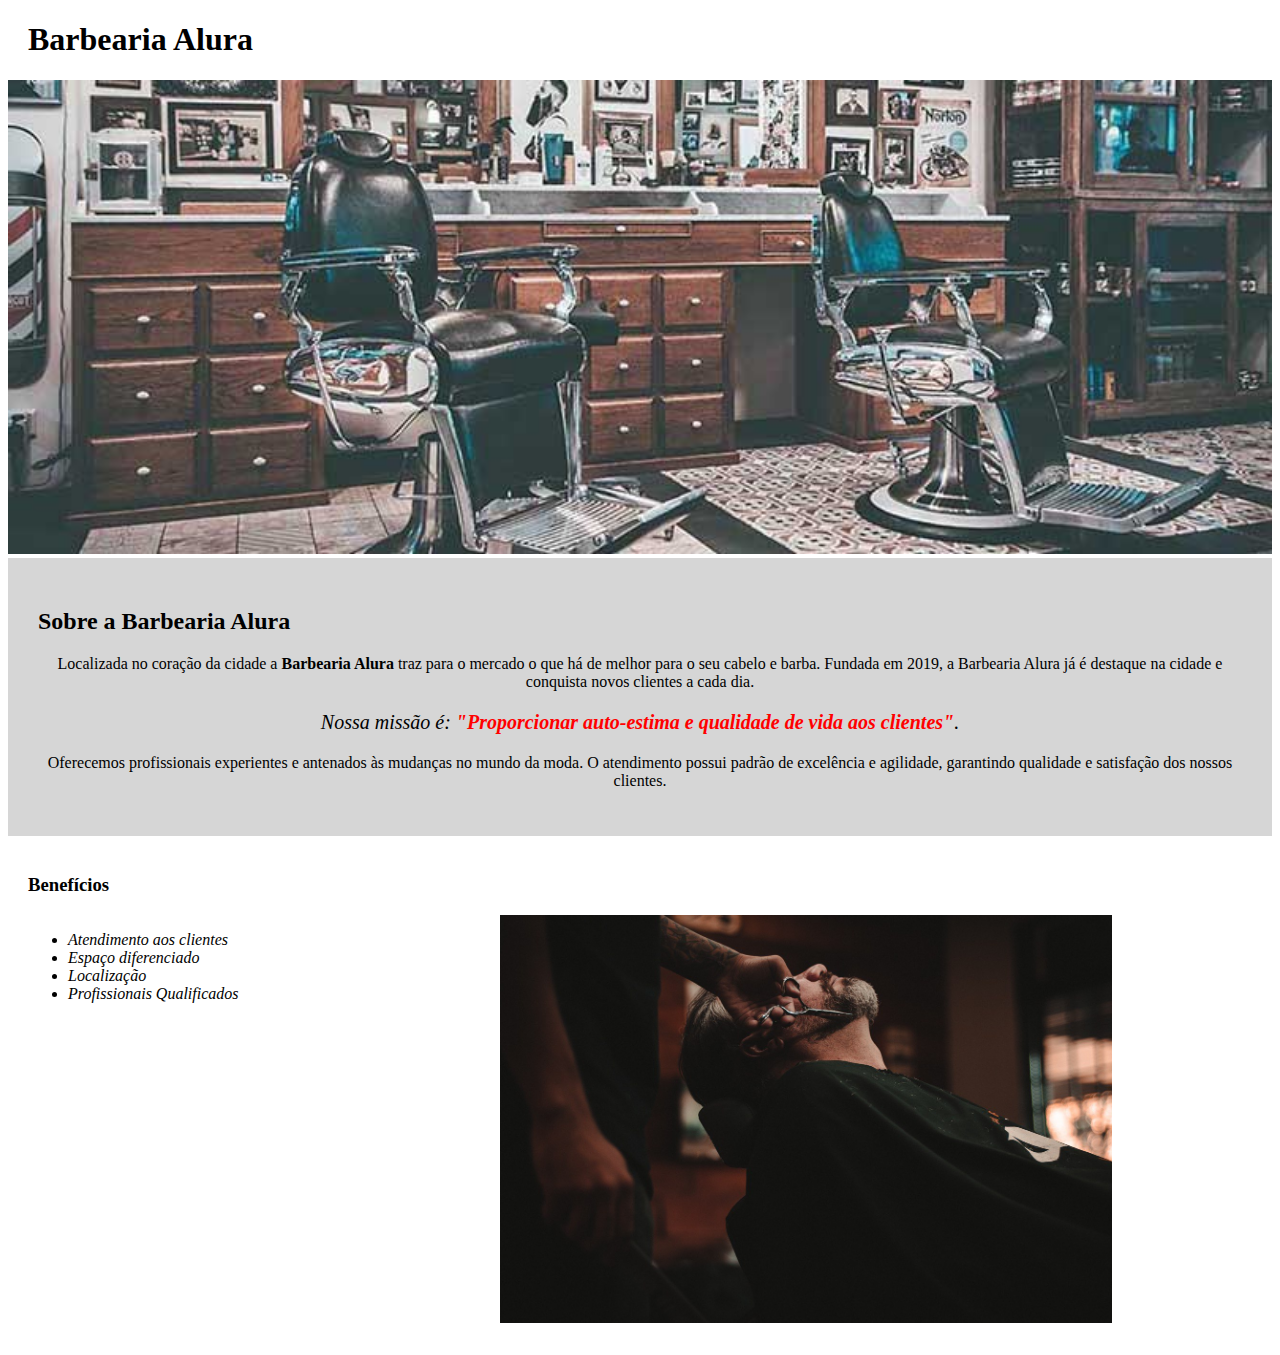
<file: HTML5 e CSS3 - 03/index.html>
<!DOCTYPE html>
<html lang="pt-br">
  <head>
    <meta charset="UTF-8" />
    <title>Barbearia ALura</title>
    <link rel="stylesheet" href="style-home.css" />
  </head>
  <body>
    <header><h1 class="titulo-principal">Barbearia Alura</h1></header>

    <img id="banner" src="./banner.jpg" alt="banner" />

    <div class="principal">
      <h2 class="titule-centralizado">Sobre a Barbearia Alura</h2>

      <p>
        Localizada no coração da cidade a <strong>Barbearia Alura</strong> traz
        para o mercado o que há de melhor para o seu cabelo e barba. Fundada em
        2019, a Barbearia Alura já é destaque na cidade e conquista novos
        clientes a cada dia.
      </p>

      <p id="missao">
        <em
          >Nossa missão é:
          <strong
            >"Proporcionar auto-estima e qualidade de vida aos clientes"</strong
          >.</em
        >
      </p>

      <p>
        Oferecemos profissionais experientes e antenados às mudanças no mundo da
        moda. O atendimento possui padrão de excelência e agilidade, garantindo
        qualidade e satisfação dos nossos clientes.
      </p>
    </div>

    <div class="beneficios">
      <h3 class="titule-centralizado">Benefícios</h3>

      <ul>
        <li class="itens">Atendimento aos clientes</li>
        <li class="itens">Espaço diferenciado</li>
        <li class="itens">Localização</li>
        <li class="itens">Profissionais Qualificados</li>
      </ul>

      <img src="beneficios.jpg" alt="beneficios" class="imagem-beneficios" />
    </div>
  </body>
</html>
</file>
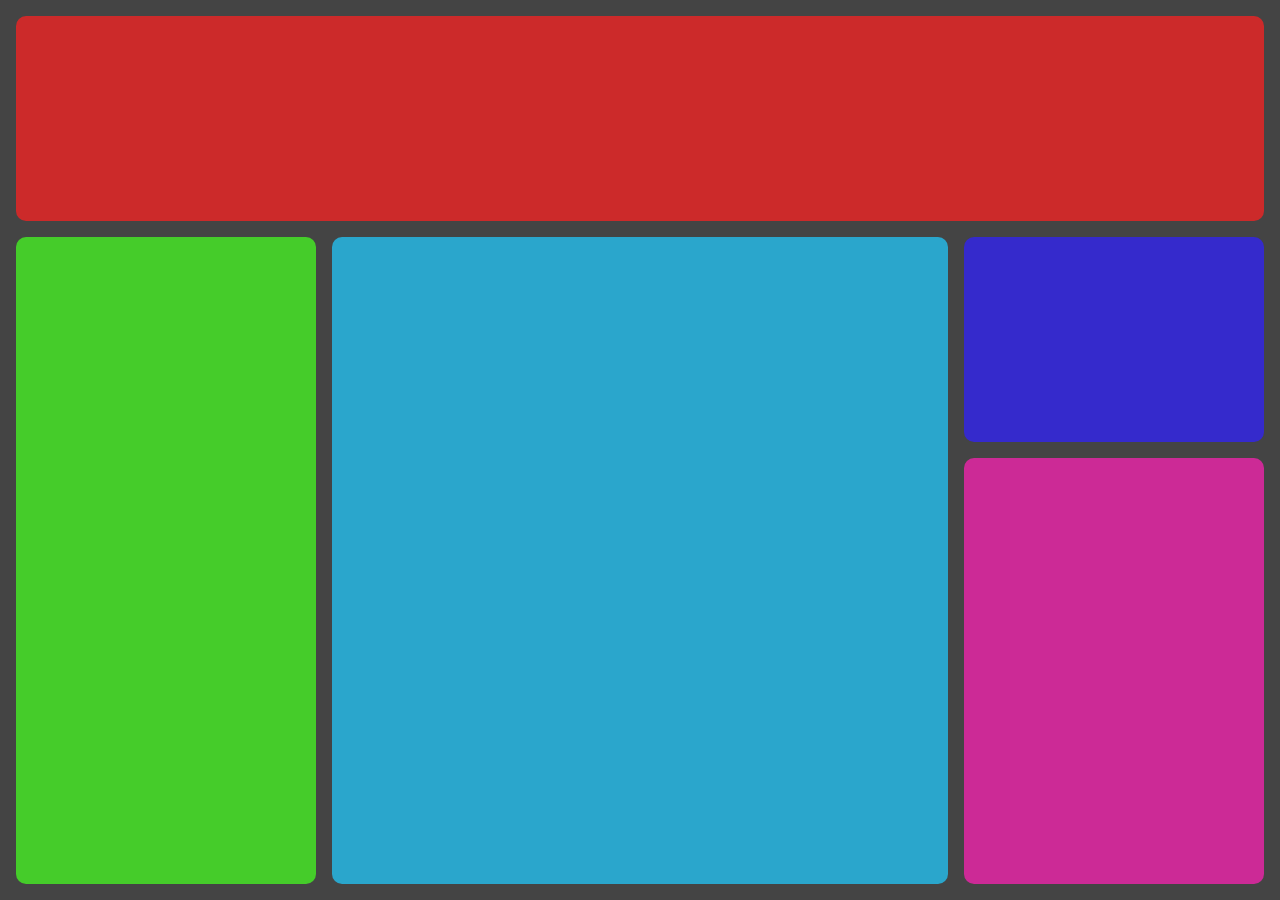
<file: CSS dispondo elementos com Flexbox e Grid/desafio-grid/index.html>
<!DOCTYPE html>
<html lang="en">
<head>
    <meta charset="UTF-8">
    <meta http-equiv="X-UA-Compatible" content="IE=edge">
    <meta name="viewport" content="width=device-width, initial-scale=1.0">
    <title>Document</title>
    <link rel="stylesheet" href="grid.css">
</head>
<body class="corpo">
    <header class="cabecalho"></header>
    <nav class="lateral"></nav>
    <section class="meio"></section>
    <section class="direita-cima"></section>
    <section class="direita-baixo"></section>
</body>
</html>
</file>
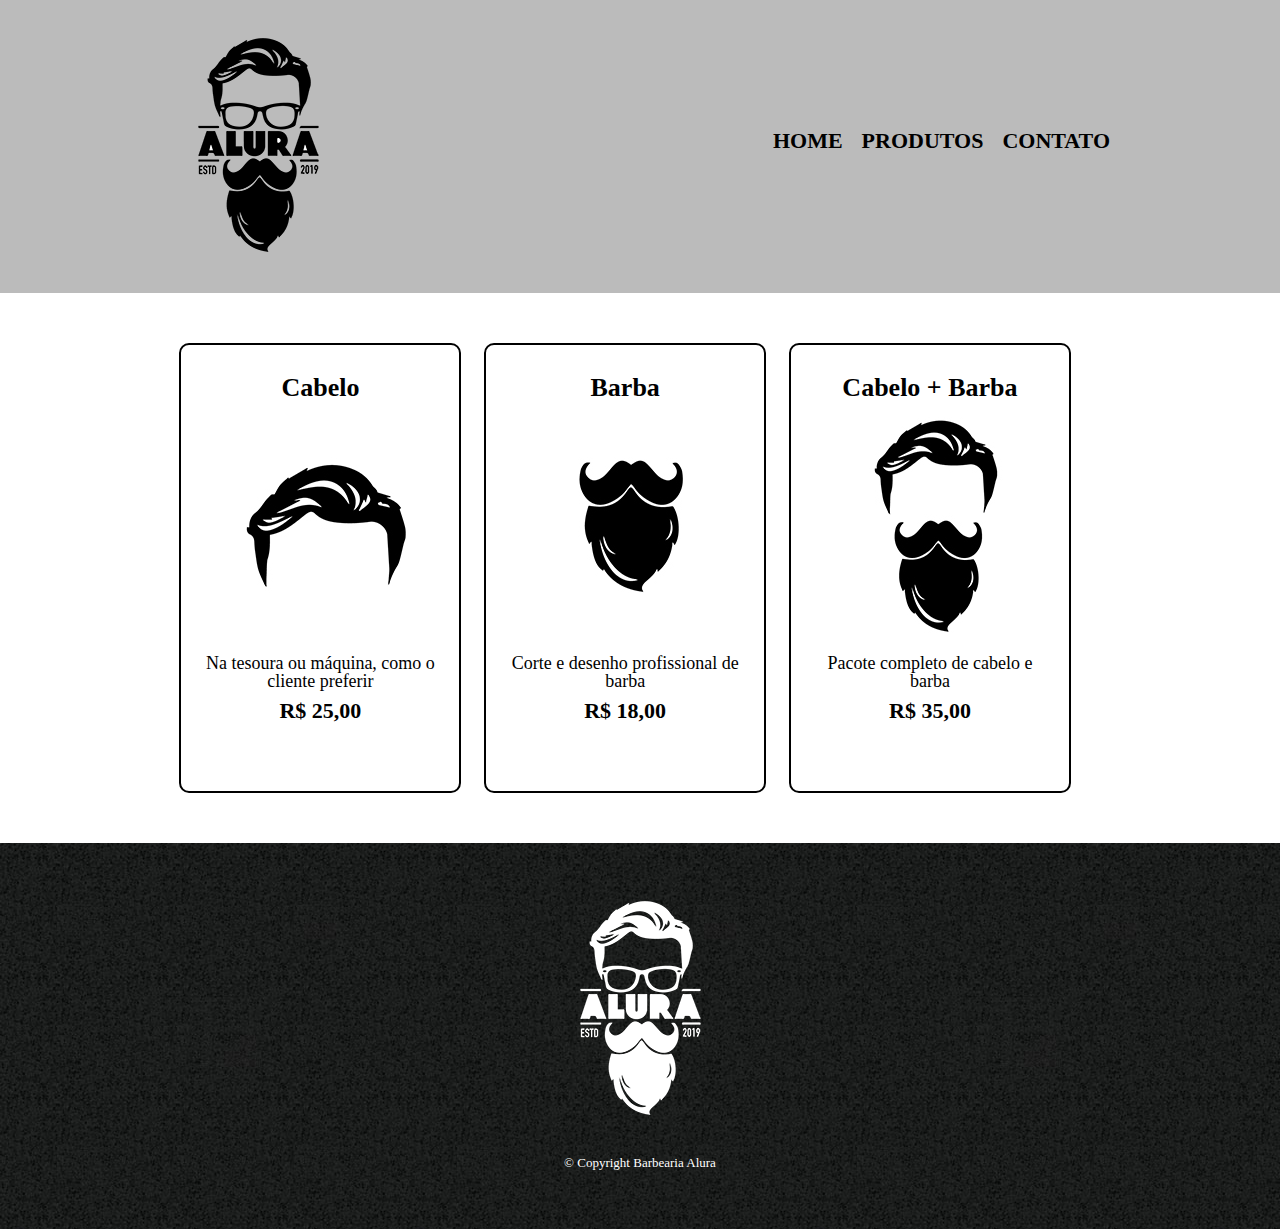
<file: HTML5 e CSS3 - 02/Produtos/produtos.html>
<!DOCTYPE html>
<html>
  <head>
    <meta charset="UTF-8" />
    <title>Produtos - Barbearia Alura</title>
    <link rel="stylesheet" href="reset.css" />
    <link rel="stylesheet" href="produtos.css" />
  </head>
  <body>
    <header>
      <div class="caixa">
        <h1><img src="../imagens/logo.png" /></h1>
        <nav class="navegacao">
          <ul>
            <li><a href="../index.html">Home</a></li>
            <li><a href="../produtos.html">Produtos</a></li>
            <li><a href="../contato.html">Contato</a></li>
          </ul>
        </nav>
      </div>
    </header>

    <main>
      <ul class="produtos">
        <li>
          <h2>Cabelo</h2>
          <img src="../imagens/cabelo.jpg" alt="" />
          <p class="produto-descricao">Na tesoura ou máquina, como o cliente preferir</p>
          <p class="produto-preco">R$ 25,00</p>
        </li>
        <li>
          <h2>Barba</h2>
          <img src="../imagens/barba.jpg" alt="" />
          <p class="produto-descricao">Corte e desenho profissional de barba</p>
          <p class="produto-preco">R$ 18,00</p>
        </li>
        <li>
          <h2>Cabelo + Barba</h2>
          <img src="../imagens/cabelo+barba.jpg" alt="" />
          <p class="produto-descricao">Pacote completo de cabelo e barba</p>
          <p class="produto-preco">R$ 35,00</p>
        </li>
      </ul>
    </main>

    <footer>
      <img src="../imagens/logo-branco.png">
      <p class="copyright">&copy; Copyright Barbearia Alura</p>
    </footer>
  </body>
</html>
</file>
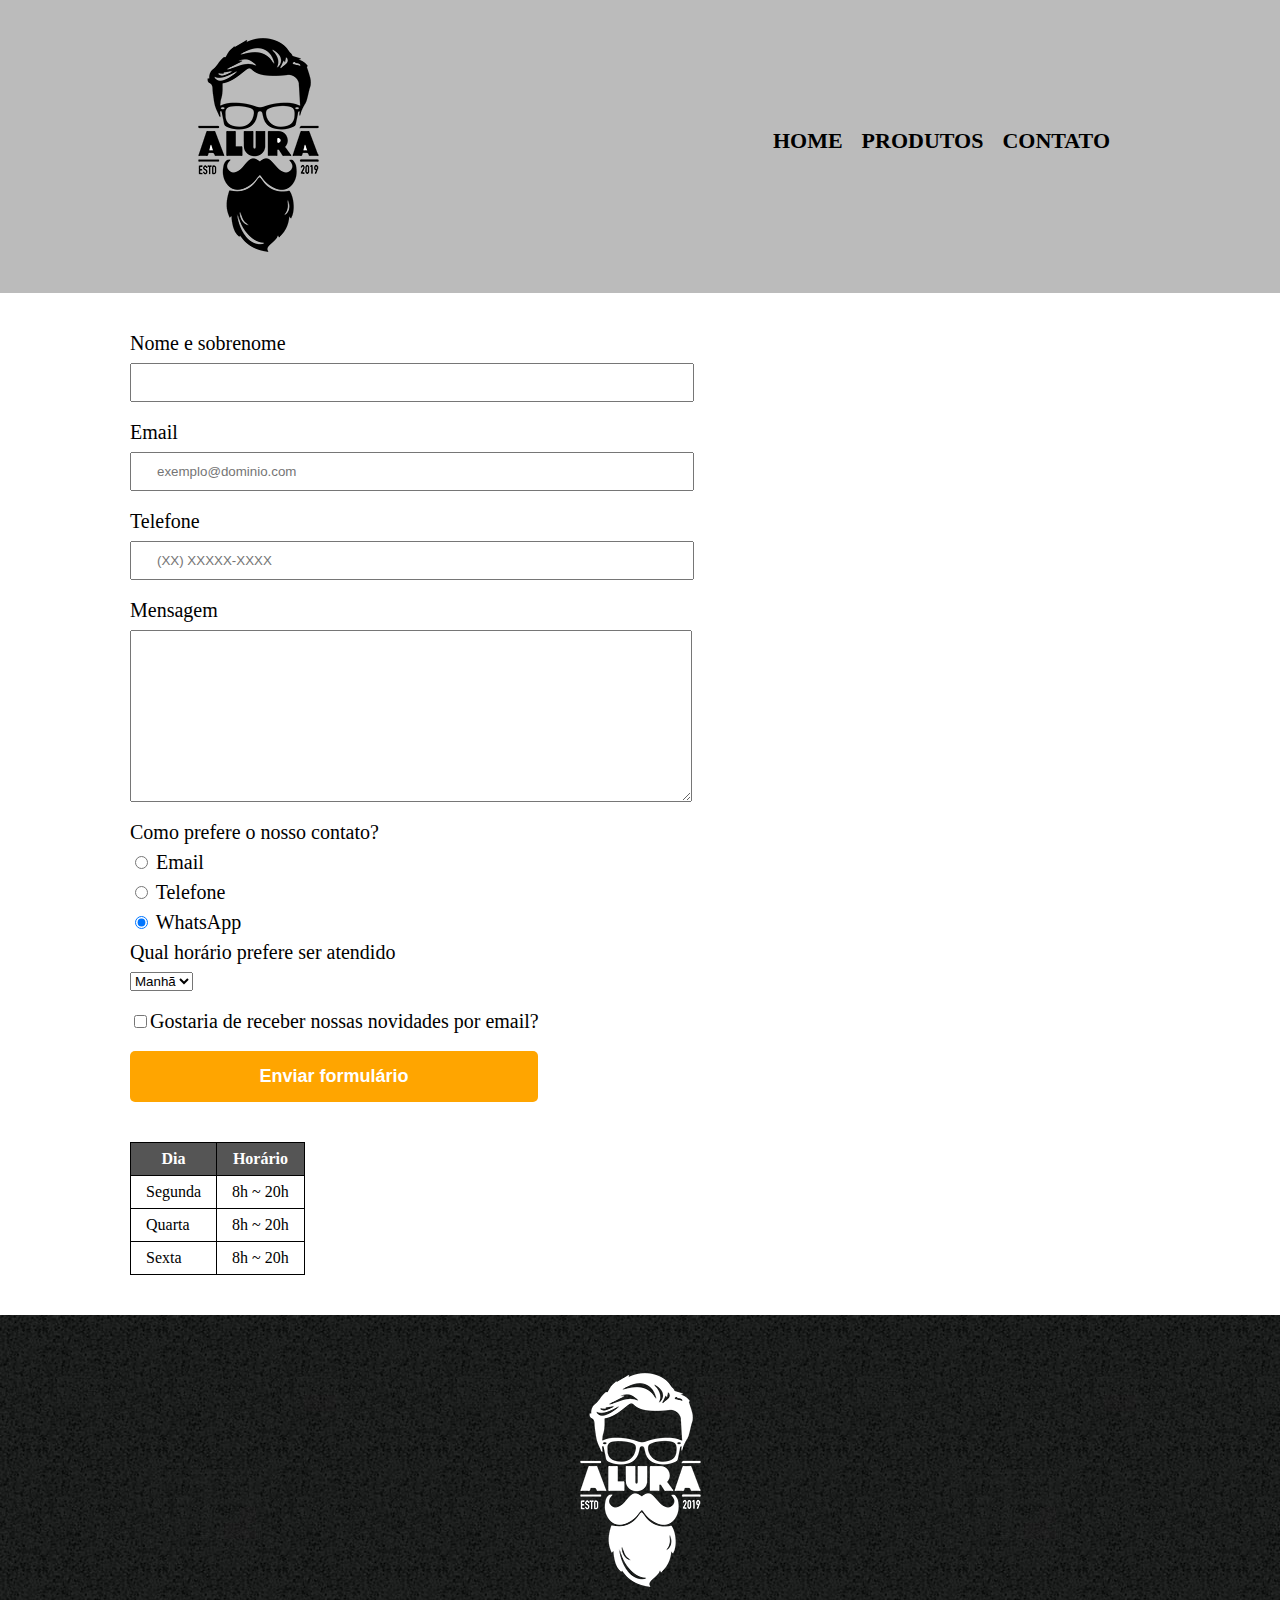
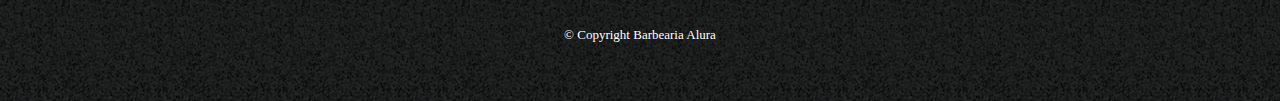
<file: HTML5 e CSS3 - 03/Contatos/contato.html>
<!DOCTYPE html>
<html>
  <head>
    <meta charset="UTF-8" />
    <title>Contato - Barbearia Alura</title>
    <link rel="stylesheet" href="../reset.css" />
    <link rel="stylesheet" href="style.css" />
  </head>
  <body>
    <header>
      <div class="caixa">
        <h1><img src="../imagens/logo.png" alt="Logo da barbearia Alura" /></h1>
        <nav class="navegacao">
          <ul>
            <li><a href="../index.html">Home</a></li>
            <li><a href="../Produtos/produtos.html">Produtos</a></li>
            <li><a href="../contato.html">Contato</a></li>
          </ul>
        </nav>
      </div>
    </header>

    <main>
      <form>
        <label for="nomesobrenome">Nome e sobrenome</label>
        <input type="text" id="nomesobrenome" class="input-padrao" required />

        <label for="email">Email</label>
        <input
          type="email"
          id="email"
          class="input-padrao"
          required
          placeholder="exemplo@dominio.com"
        />

        <label for="telefone">Telefone</label>
        <input
          type="tel"
          id="telefone"
          class="input-padrao"
          required
          placeholder="(XX) XXXXX-XXXX"
        />

        <label for="mensagem">Mensagem</label>
        <textarea
          name="mensagem-text-area"
          id="mensagem"
          cols="30"
          rows="10"
          class="input-padrao"
          required
        ></textarea>

        <fieldset>
          <legend>Como prefere o nosso contato?</legend>
          <label for="radio-email"
            ><input
              type="radio"
              name="contato"
              value="email"
              id="radio-email"
            />
            Email</label
          >

          <label for="radio-telefone">
            <input
              type="radio"
              name="contato"
              value="telefone"
              id="radio-telefone"
            />
            Telefone</label
          >

          <label for="radio-whatsapp">
            <input
              type="radio"
              name="contato"
              value="whatsapp"
              id="radio-whatsapp"
              checked
            />
            WhatsApp</label
          >
        </fieldset>

        <fieldset>
          <legend>Qual horário prefere ser atendido</legend>
          <select name="" id="">
            <option>Manhã</option>
            <option>Tarde</option>
            <option>Noite</option>
          </select>
        </fieldset>

        <label class="checkbox"
          ><input type="checkbox" />Gostaria de receber nossas novidades por
          email?</label
        >

        <input type="submit" value="Enviar formulário" class="enviar" />
      </form>

      <table>
        <thead>
          <tr>
            <th>Dia</th>
            <th>Horário</th>
          </tr>
        </thead>
        <tbody>
          <tr>
            <td>Segunda</td>
            <td>8h ~ 20h</td>
          </tr>
          <tr>
            <td>Quarta</td>
            <td>8h ~ 20h</td>
          </tr>
          <tr>
            <td>Sexta</td>
            <td>8h ~ 20h</td>
          </tr>
        </tbody>
      </table>
    </main>

    <footer>
      <img src="../imagens/logo-branco.png" alt="Logo da barbearia Alura" />
      <p class="copyright">&copy; Copyright Barbearia Alura</p>
    </footer>
  </body>
</html>
</file>
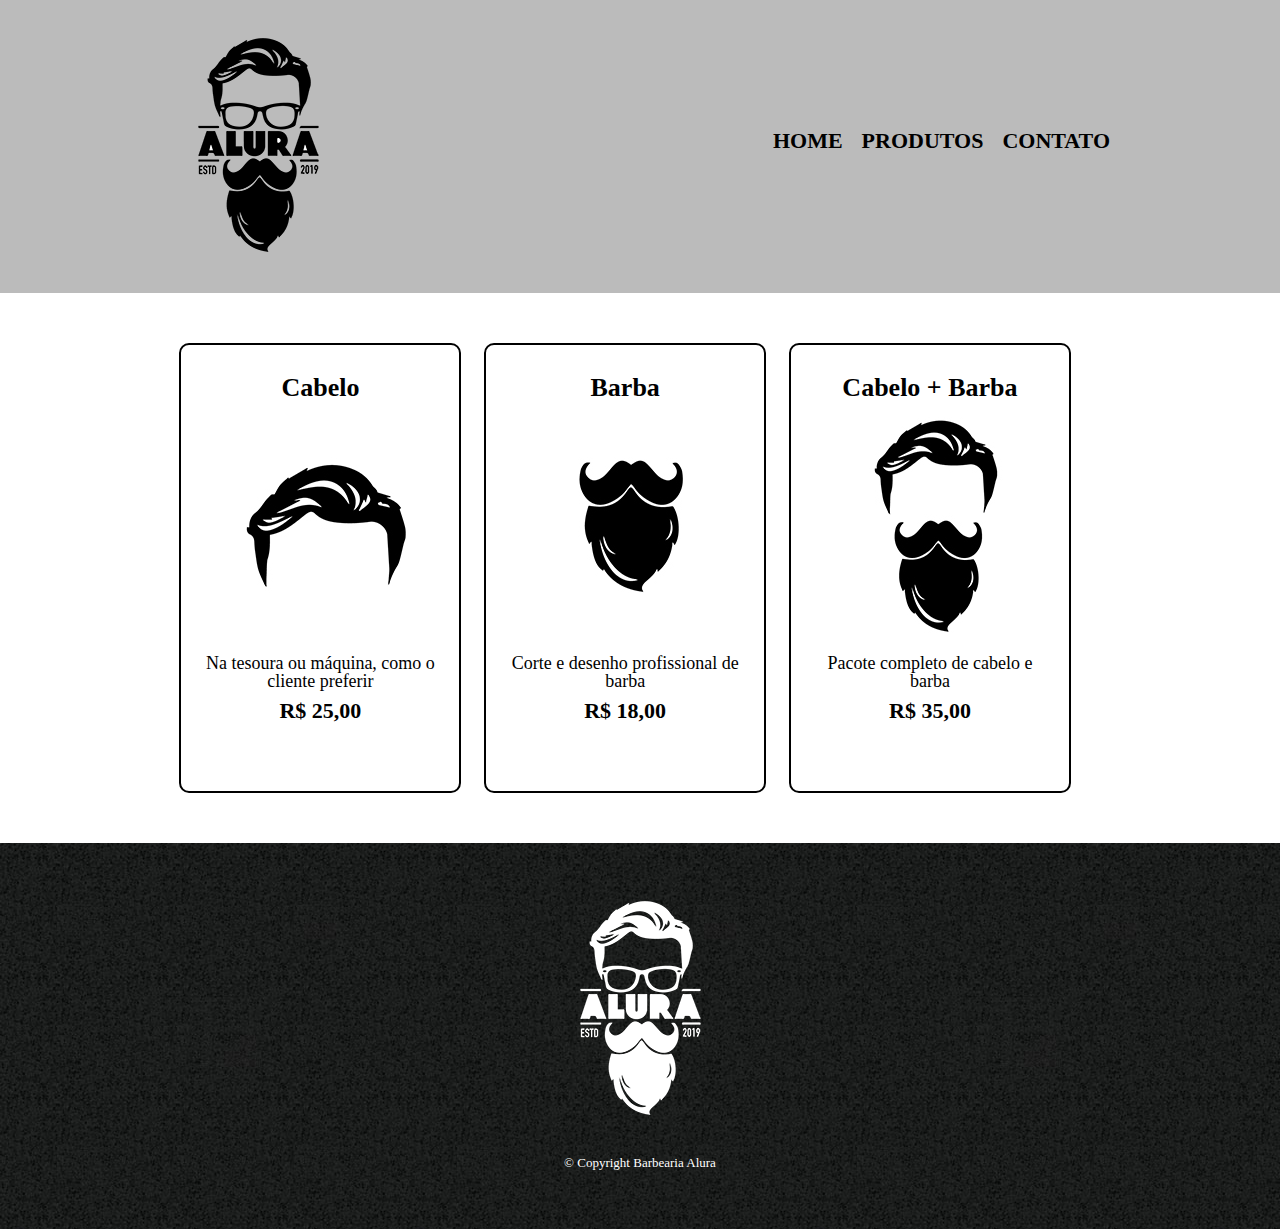
<file: HTML5 e CSS3 - 03/Produtos/produtos.html>
<!DOCTYPE html>
<html>
  <head>
    <meta charset="UTF-8" />
    <title>Produtos - Barbearia Alura</title>
    <link rel="stylesheet" href="../reset.css" />
    <link rel="stylesheet" href="style.css" />
  </head>
  <body>
    <header>
      <div class="caixa">
        <h1><img src="../imagens/logo.png" /></h1>
        <nav class="navegacao">
          <ul>
            <li><a href="../index.html">Home</a></li>
            <li><a href="../produtos.html">Produtos</a></li>
            <li><a href="../Contatos/contato.html">Contato</a></li>
          </ul>
        </nav>
      </div>
    </header>

    <main>
      <ul class="produtos">
        <li>
          <h2>Cabelo</h2>
          <img src="../imagens/cabelo.jpg" alt="" />
          <p class="produto-descricao">Na tesoura ou máquina, como o cliente preferir</p>
          <p class="produto-preco">R$ 25,00</p>
        </li>
        <li>
          <h2>Barba</h2>
          <img src="../imagens/barba.jpg" alt="" />
          <p class="produto-descricao">Corte e desenho profissional de barba</p>
          <p class="produto-preco">R$ 18,00</p>
        </li>
        <li>
          <h2>Cabelo + Barba</h2>
          <img src="../imagens/cabelo+barba.jpg" alt="" />
          <p class="produto-descricao">Pacote completo de cabelo e barba</p>
          <p class="produto-preco">R$ 35,00</p>
        </li>
      </ul>
    </main>

    <footer>
      <img src="../imagens/logo-branco.png">
      <p class="copyright">&copy; Copyright Barbearia Alura</p>
    </footer>
  </body>
</html>
</file>
<file: CSS dispondo elementos com Flexbox e Grid/assets/css/estilos.css>
@font-face {
    font-family: 'icones';
    src: url(../font/icones.ttf);
}

body {
    background-color: #1D232A;
    font-family: 'Open Sans', 'icones', sans-serif;
    color: #FFFFFF;
}

@media screen and (min-width: 1440px) {
    body {
        display: grid;
        grid-template-columns: auto 1fr;
    }
}

.cabecalho {
    display: flex;
    justify-content: space-between;
    align-items: center;
    background-color: #15191C;
    padding: 8px 16px;
    box-shadow: 0px 4px 4px rgba(0, 0, 0, 0.16);
}

.cabecalho__menu i::before {
    content: "\e904";
    font-size: 24px;
}

.cabecalho__notificacao i::before {
    content: "\e906";
    font-size: 24px;
}

.cabecalho__logo {
    width: 40px;
}

.cabecalho__perfil {
    display: none;
}

@media screen and (min-width: 1440px) {
    .cabecalho {
        background-color: #1D232A;
        display: grid;
        column-gap: 32px;
        grid-template-columns: 1fr auto;
        padding: 16px 60px;
        height: 80px;
        box-sizing: border-box;
        grid-column: 2;
    }

    .cabecalho__menu {
        display: none;
    }

    .cabecalho__logo {
        display: none;
    }

    .cabecalho__perfil {
        display: grid;
        grid-template-columns: repeat(3, auto);
        column-gap: 8px;
        align-items: center;
        justify-self: flex-end;
        color: #95999C;
        padding: 8px 32px;
        border-right: 1px solid #95999C;
    }

    .cabecalho__perfil::before {
        content: "";
        display: block;
        width: 32px;
        height: 32px;
        background-image: url(../img/profile_2.png);
        background-size: contain;
        background-repeat: no-repeat;
        background-position: center;
    }

    .cabecalho__perfil::after {
        content: "\e90d";
        color: #FFFFFF;
        font-size: 1.5rem;
    }
}

.menu-lateral {
    display: flex;
    flex-direction: column;
    background-color: #15191C;
    width: 75vw;
    height: 100vh;

    position: absolute;
    left: -100vw;
    transition: .25s;
}

.menu-lateral--ativo {
    left: 0;
    transition: .25s;
}

.menu-lateral__logo {
    width: 118px;
    align-self: center;
    padding: 16px;
}

.menu-lateral__link {
    height: 64px;
    color: #95999C;
    padding-left: 64px;
    display: flex;
    align-items: center;
}

.menu-lateral__link--ativo {
    color: #FFFFFF;
    padding-left: 56px;
    border-left: 8px solid #FFFFFF;
}

.menu-lateral__link::before {
    content: "\e900";
    width: 24px;
    height: 24px;
    font-size: 24px;
    position: absolute;
    left: 24px;
}

.menu-lateral__link--inicio::before {
    content: "\e902";
}

.menu-lateral__link--videos::before {
    content: "\e90e";
}

.menu-lateral__link--picos::before {
    content: "\e909";
}

.menu-lateral__link--integrantes::before {
    content: "\e903";
}

.menu-lateral__link--camisas::before {
    content: "\e900";
}

.menu-lateral__link--pinturas::before {
    content: "\e90a";
}

@media screen and (min-width: 1440px) {
    .menu-lateral {
        position: static;
        width: 200px;
        grid-column: 1;
        grid-row: 1 / span 2;
    }
}

.principal {
    padding: 24px 16px;
    display: grid;
    gap: 16px;
}

.titulo-pagina {
    font-size: 1.5rem;
    font-weight: 700;
}

.titulo-secao {
    font-size: 1.2rem;
    font-weight: 700;
}

@media screen and (min-width: 1440px) {
    .principal {
        display: grid;
        grid-template-columns: auto 1fr auto;
        grid-template-areas: 
            "titulo-pagina titulo-pagina titulo-pagina"
            "destaque-video destaque-video videos-recentes"
            "secao-videos secao-videos secao-videos"
            "produtos-recentes destaque-produtos destaque-produtos"
            "secao-produtos secao-produtos secao-produtos"       
        ;
        column-gap: 32px;
        padding: 16px 60px;
        grid-column: 2;
    }

    .titulo-secao {
        grid-column: span 4;
    }
}

.cartao {
    width: 100%;
    border-radius: 15px;
    overflow: hidden;
    background-color: #2C343A;
}

.cartao__imagem--desktop {
    display: none;
}

.cartao--destaque {
    margin-bottom: 16px;
}

.cartao__conteudo {
    padding: 16px;
    display: grid;
    grid-template-columns: auto 1fr;
    gap: 8px;
}

.cartao__destaque {
    grid-column: span 2;
}

.cartao__titulo {
    font-size: 1.2rem;
    font-weight: 700;
    grid-column: span 2;
}

.cartao__perfil {
    color: #95999C;
    font-size: 0.9rem;
    grid-column: span 2;
}

.cartao__info {
    display: flex;
    align-items: center;
    color: #95999C;
}

.cartao__info--tempo::before {
    content: "\e90c";
    margin-right: 8px;    
}

.cartao__info--visualizacao::before {
    content: "\e90f";
    margin-right: 8px;    
}

.cartao__botao {
    display: flex;
    justify-content: center;
    align-items: center;
    background-color: #0480DC;
    width: 40px;
    height: 40px;
    border-radius: 10px;
    font-size: 0.9rem;
    justify-self: flex-end;
}

.cartao__botao--play::before {
    content: "\e90b";
    font-size: 24px;
}

.cartao__botao--destaque {
    width: 100%;
    grid-column: span 2;
}

.cartao__botao--destaque::before {
    margin-right: 8px;
}

.cartao--recentes {
    display: none;
}

@media screen and (min-width: 1440px) {
    .cartao--destaque {
        margin-bottom: 0;
    }

    .cartao__imagem--mobile {
        display: none;
    }

    .cartao__imagem--desktop {
        display: block;
    }

    .cartao__botao--destaque {
        grid-column: auto;
        padding: 16px 8px;
    }

    .cartao--recentes {
        display: grid;
        grid-template-columns: auto auto;
        align-items: center;
        row-gap: 24px;
        width: 256px;
        padding: 16px;
        box-sizing: border-box;
        align-self: flex-start;
    }

    .cartao--recentes .cartao__titulo {
        grid-column: auto;
    }

    .cartao__link {
        font-size: 0.8rem;
        font-weight: 600;
        color: #0480DC;
        justify-self: flex-end;
    }
    
    .cartao__lista {
        display: grid;
        row-gap: 16px;
        grid-column: span 2;
    }

    .cartao__item {
        display: grid;
        grid-template-columns: auto 1fr;
        gap: 8px;
    }

    .cartao__item-thumbnail {
        width: 32px;
        grid-row: span 2;
    }

    .cartao__item-titulo {
        font-size: 0.9rem;
        line-height: 1.2rem;
        font-weight: 700;
    }

    .cartao__item-perfil {
        font-size: 0.8rem;
        color: #95999C;
    }
}

.secao {
    display: grid;
    gap: 16px;
}

@media screen and (min-width: 1440px) {
    .secao {
        grid-template-columns: repeat(4, 1fr);
    }

    .destaque-video {
        grid-area: destaque-video;
    }
    
    .videos-recentes {
        grid-area: videos-recentes;
    }
    
    .secao-videos {
        grid-area: secao-videos;
    }
    
    .destaque-produtos {
        grid-area: destaque-produtos;
    }
    
    .produtos-recentes {
        grid-area: produtos-recentes;
    }
    
    .secao-produtos {
        grid-area: secao-produtos;
    }
}
</file>
<file: HTML E CSS - Praticando HTML-CSS/styles.css>
:root {
  --branco-principal: #fff;
  --cinza-secundario: #c0c0c0;
  --botao-azul: #167bf7;
  --cor-de-fundo: #00030c;
  --botao-azul-efeito: #669de0;
  --font-principal: "Inter";
}

body {
  background-color: var(--cor-de-fundo);
  color: var(--branco-principal);
  font-family: var(--font-principal);
  font-size: 16px;
  font-weight: 400;
}

* {
  margin: 0;
  padding: 0;
}

.principal {
  background-image: url("img/Background.png");
  background-repeat: no-repeat;
  background-size: contain;
  align-items: center;
  text-align: center;
}

.container {
  height: 100vh;
  display: grid;
  grid-template-columns: 50% 50%;
}

.container__caixa {
  margin: 0 6em;
}

.container__titulo {
  font-size: 28px;
  font-weight: 700;
}

.container__imagem {
  margin: 1em 0 2em 0;
}

.container__botao {
  background-color: var(--botao-azul);
  border-radius: 5px;
  padding: 1em;
  text-decoration: none;
  color: var(--branco-principal);
  display: block;
  margin-bottom: 1em;
}

.container__botao:hover {
  background-color: var(--botao-azul-efeito);
  color: var(--cor-de-fundo);
}

.botao_secundario {
  background-color: transparent;
  border: 2px solid var(--branco-principal);
}

.container__aviso {
  font-size: 12px;
  color: var(--cinza-secundario);
}

.secundario {
  align-items: center;
  margin: 0 10em;
}

.secundario__imagem {
  width: 80%;
}

.descricao__titulo {
  font-weight: 700;
  font-size: 48px;
  color: var(--branco-principal);
  margin-bottom: 0.1em;
}

.descricao__texto {
  color: var(--cinza-secundario);
}

.secundario__botao {
  display: inline-block;
  margin-top: 1em;
}

.container__descricao {
  padding: 2em;
}

.dispositivos {
  text-align: center;
}

.dispositivos__lista {
  display: flex;
  justify-content: center;
  list-style-type: none;
  margin: 5em 0;
}

.dispositivos__titulo {
  font-size: 48px;
  color: var(--branco-principal);
}

.lista__item {
  font-size: 32px;
  color: var(--branco-principal);
}

.rodape {
  text-align: center;
  padding: 4em;
}

.rodape__logo {
  margin-bottom: 2em;
}

.rodape__lista {
  display: flex;
  list-style-type: none;
  justify-content: space-evenly;
  margin-bottom: 2em;
}

.lista__link a {
  text-decoration: none;
  color: var(--branco-principal);
  font-size: 16px;
  font-weight: 400;
}

.lista__link a:hover {
  color: var(--botao-azul);
}

.rodape__texto {
  font-size: 14px;
  margin-bottom: 2em;
}
</file>
<file: HTML5 e CSS3 - 01/style.css>
#banner {
  width: 100%;
}

.principal {
  background: #cccc;
  padding: 30px;
}

.titulo-principal {
  padding-left: 20px;
}

.titulo-centralizado {
  text-align: center;
}

p {
  text-align: center;
}

#missao {
  font-size: 20px;
}

em strong {
  color: #ff0000;
}

.itens {
  font-style: italic;
}

.beneficios {
  background: #ffffff;
  padding: 20px;
}

ul {
  display: inline-block;
  vertical-align: top;
  width: 20%;
  margin-right: 15%;
}

.imagem-beneficios {
  width: 50%;
}
</file>
<file: HTML5 e CSS3 - 03/style-home.css>
#banner {
  width: 100%;
}

.principal {
  background: #cccc;
  padding: 30px;
}

.titulo-principal {
  padding-left: 20px;
}

.titulo-centralizado {
  text-align: center;
}

p {
  text-align: center;
}

#missao {
  font-size: 20px;
}

em strong {
  color: #ff0000;
}

.itens {
  font-style: italic;
}

.beneficios {
  background: #ffffff;
  padding: 20px;
}

ul {
  display: inline-block;
  vertical-align: top;
  width: 20%;
  margin-right: 15%;
}

.imagem-beneficios {
  width: 50%;
}
</file>
<file: CSS dispondo elementos com Flexbox e Grid/desafio-grid/grid.css>
* {
  margin: 0;
  padding: 0;
  box-sizing: border-box;
}

.corpo {
  background-color: #444444;
  padding: 8px;
  width: 100vw;
  height: 100vh;
  display: grid;
  grid-template-columns: 1fr 1fr 1fr 1fr;
  grid-template-rows: 1fr 1fr 1fr 1fr;
}

.cabecalho {
  background-color: #cc2a2a;
  border-radius: 10px;
  min-width: 50px;
  min-height: 50px;
  margin: 8px;
  grid-column: span 4;
}

.lateral {
  background-color: #45cc2a;
  border-radius: 10px;
  min-width: 50px;
  min-height: 50px;
  margin: 8px;
  grid-row: span 3;
}

.meio {
  background-color: #2aa6cc;
  border-radius: 10px;
  min-width: 50px;
  min-height: 50px;
  margin: 8px;
  grid-column: span 2;
  grid-row: span 3;
}

.direita-cima {
  background-color: #352acc;
  border-radius: 10px;
  min-width: 50px;
  min-height: 50px;
  margin: 8px;
}

.direita-baixo {
  background-color: #cc2a96;
  border-radius: 10px;
  min-width: 50px;
  min-height: 50px;
  margin: 8px;
  grid-row: span 2;
}
</file>
<file: HTML5 e CSS3 - 02/Produtos/produtos.css>
header {
  background: #bbbbbb;
  padding: 20px 0;
}

.caixa {
  position: relative;
  width: 940px;
  margin: 0 auto;
}

nav {
  position: absolute;
  top: 110px;
  right: 0;
}

nav li {
  display: inline;
  margin: 0 0 0 15px;
}

nav a {
  text-transform: uppercase;
  color: #000000;
  font-weight: bold;
  font-size: 22px;
  text-decoration: none;
}

nav a:hover {
  color: #c78c19;
  text-decoration: underline;
}

.produtos {
  width: 940px;
  margin: 0 auto;
  padding: 50px 0;
}

.produtos li {
  display: inline-block;
  text-align: center;
  width: 30%;
  height: 450px;
  vertical-align: top;
  margin: 0 1%;
  padding: 30px 20px;
  box-sizing: border-box;
  border: 2px solid #000000;
  border-radius: 10px;
}

.produtos li:hover {
  border-color: #c78c19;
}

.produtos li:active {
  border-color: #088c19;
}

.produtos li:hover h2 {
  font-size: 28px;
}

.produtos h2 {
  font-size: 26px;
  font-weight: bold;
}

.produto-descricao {
  font-size: 18px;
}

.produto-preco {
  font-size: 22px;
  font-weight: bold;
  margin: 10px 0 0;
}

footer {
  text-align: center;
  background: url("../imagens/bg.jpg");
  padding: 40px 0;
}

.copyright {
  color: #ffffff;
  font-size: 13px;
  margin: 20px 0;
}
</file>
<file: HTML5 e CSS3 - 03/Contatos/style.css>
header {
  background: #bbbbbb;
  padding: 20px 0;
}

.caixa {
  position: relative;
  width: 940px;
  margin: 0 auto;
}

nav {
  position: absolute;
  top: 110px;
  right: 0;
}

nav li {
  display: inline;
  margin: 0 0 0 15px;
}

nav a {
  text-transform: uppercase;
  color: #000000;
  font-weight: bold;
  font-size: 22px;
  text-decoration: none;
}

nav a:hover {
  color: #c78c19;
  text-decoration: underline;
}

.produtos {
  width: 940px;
  margin: 0 auto;
  padding: 50px 0;
}

.produtos li {
  display: inline-block;
  text-align: center;
  width: 30%;
  height: 450px;
  vertical-align: top;
  margin: 0 1%;
  padding: 30px 20px;
  box-sizing: border-box;
  border: 2px solid #000000;
  border-radius: 10px;
}

.produtos li:hover {
  border-color: #c78c19;
}

.produtos li:active {
  border-color: #088c19;
}

.produtos li:hover h2 {
  font-size: 28px;
}

.produtos h2 {
  font-size: 26px;
  font-weight: bold;
}

.produto-descricao {
  font-size: 18px;
}

.produto-preco {
  font-size: 22px;
  font-weight: bold;
  margin: 10px 0 0;
}

footer {
  text-align: center;
  background: url("../imagens/bg.jpg");
  padding: 40px 0;
}

.copyright {
  color: #ffffff;
  font-size: 13px;
  margin: 20px 0;
}

main {
  width: 1020px;
  margin: 0 auto;
}

form {
  margin: 40px 0;
}

form label,
form legend {
  display: block;
  font-size: 20px;
  margin: 0 0 10px;
}

.input-padrao {
  display: block;
  margin: 0 0 20px;
  padding: 10px 25px;
  width: 50%;
}

.checkbox {
  margin: 20px 0;
}

.enviar {
  width: 40%;
  padding: 15px 0;
  background: orange;
  color: white;
  font-weight: bold;
  font-size: 18px;
  border: none;
  border-radius: 5px;
  transition: 1s all;
  cursor: pointer;
}

.enviar:hover {
  background: darkorange;
}


table {
  margin: 20px 0 40px;
}

thead {
  background: #555555;
  color: white;
  font-weight: bold;
}

td, th {
  border: 1px solid #000000;
  padding: 8px 15px;
}
</file>
<file: HTML5 e CSS3 - 03/Produtos/style.css>
header {
  background: #bbbbbb;
  padding: 20px 0;
}

.caixa {
  position: relative;
  width: 940px;
  margin: 0 auto;
}

nav {
  position: absolute;
  top: 110px;
  right: 0;
}

nav li {
  display: inline;
  margin: 0 0 0 15px;
}

nav a {
  text-transform: uppercase;
  color: #000000;
  font-weight: bold;
  font-size: 22px;
  text-decoration: none;
}

nav a:hover {
  color: #c78c19;
  text-decoration: underline;
}

.produtos {
  width: 940px;
  margin: 0 auto;
  padding: 50px 0;
}

.produtos li {
  display: inline-block;
  text-align: center;
  width: 30%;
  height: 450px;
  vertical-align: top;
  margin: 0 1%;
  padding: 30px 20px;
  box-sizing: border-box;
  border: 2px solid #000000;
  border-radius: 10px;
}

.produtos li:hover {
  border-color: #c78c19;
}

.produtos li:active {
  border-color: #088c19;
}

.produtos li:hover h2 {
  font-size: 28px;
}

.produtos h2 {
  font-size: 26px;
  font-weight: bold;
}

.produto-descricao {
  font-size: 18px;
}

.produto-preco {
  font-size: 22px;
  font-weight: bold;
  margin: 10px 0 0;
}

footer {
  text-align: center;
  background: url("../imagens/bg.jpg");
  padding: 40px 0;
}

.copyright {
  color: #ffffff;
  font-size: 13px;
  margin: 20px 0;
}
</file>
